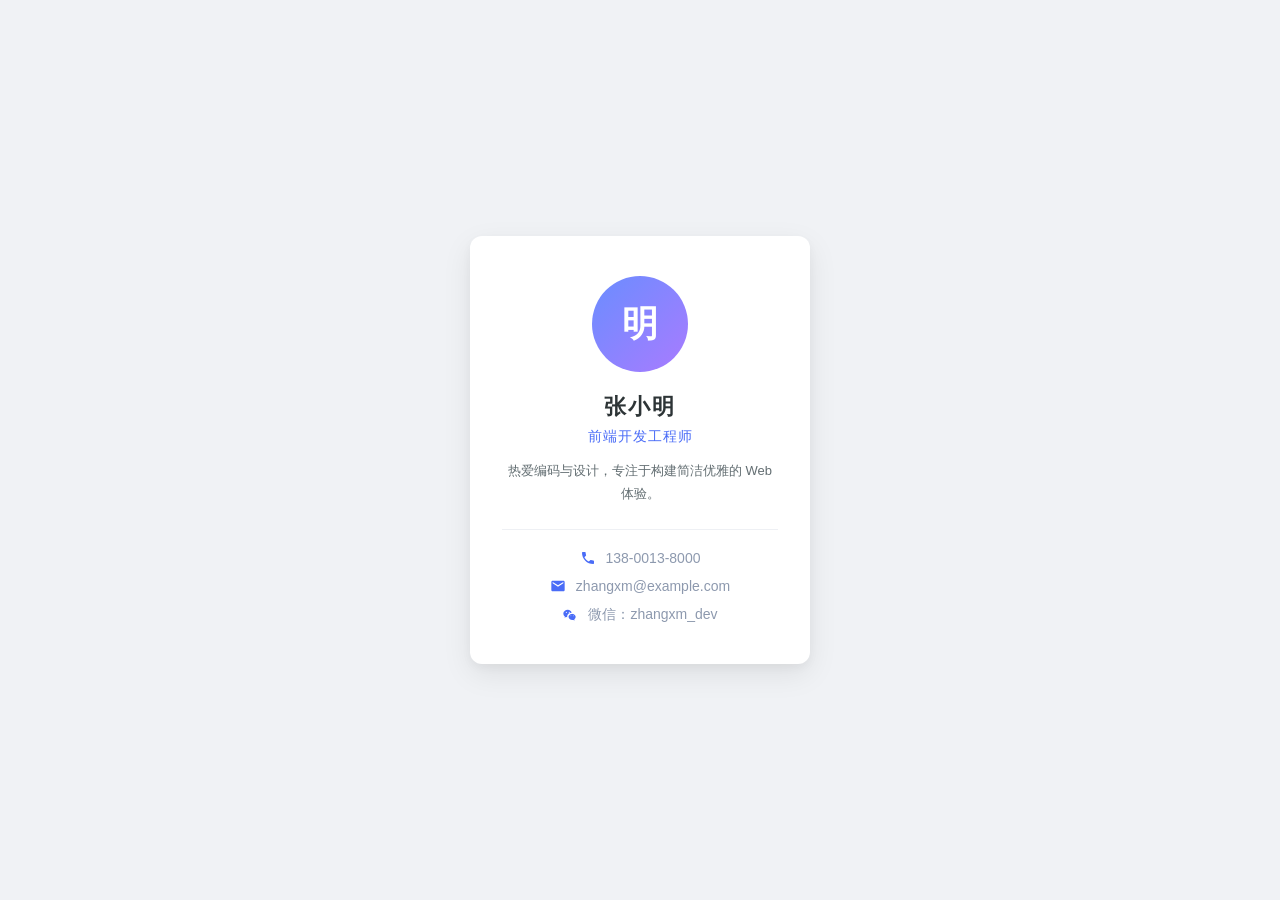
<file: index.html>
<!DOCTYPE html>
<!-- lang="zh-CN"：声明页面语言为简体中文，有利于浏览器渲染与搜索引擎识别 -->
<html lang="zh-CN">
<head>
    <!-- 声明文档字符编码为 UTF-8，保证中文正常显示 -->
    <meta charset="UTF-8">
    <!-- 响应式视口设置：让页面在手机等移动设备上也能正常缩放显示 -->
    <meta name="viewport" content="width=device-width, initial-scale=1.0">
    <!-- 网页标题：显示在浏览器标签页上 -->
    <title>个人名片 | 张小明</title>

    <!-- 引入外部样式表：HTML 结构与 CSS 样式分离书写 -->
    <link rel="stylesheet" href="style.css">
</head>
<body>

    <!-- 名片主体区域：整张卡片 -->
    <main class="card-wrap">
        <article class="card">

            <!-- ========== 头像区域 ========== -->
            <!-- 头像容器：通过 CSS 设置为圆形 -->
            <header class="card-header">
                <div class="avatar">明</div>
                <!-- 如需使用真实头像图片，可将上方 div 替换为：
                     <img class="avatar" src="avatar.jpg" alt="张小明的头像"> -->
            </header>

            <!-- ========== 个人信息区域 ========== -->
            <section class="card-info">
                <!-- 姓名 -->
                <h1 class="name">张小明</h1>
                <!-- 职位 -->
                <p class="job-title">前端开发工程师</p>
                <!-- 一句话简介（可选点缀，保持简约） -->
                <p class="intro">热爱编码与设计，专注于构建简洁优雅的 Web 体验。</p>
            </section>

            <!-- ========== 联系方式区域 ========== -->
            <ul class="contact-list">
                <!-- 电话 -->
                <li class="contact-item">
                    <span class="icon" aria-hidden="true">
                        <!-- 内联 SVG 小图标：电话 -->
                        <svg viewBox="0 0 24 24" width="16" height="16" fill="currentColor">
                            <path d="M6.6 10.8c1.4 2.8 3.8 5.1 6.6 6.6l2.2-2.2c.3-.3.7-.4 1-.2 1.1.4 2.3.6 3.6.6.6 0 1 .4 1 1V20c0 .6-.4 1-1 1C10.6 21 3 13.4 3 4c0-.6.4-1 1-1h3.5c.6 0 1 .4 1 1 0 1.2.2 2.4.6 3.6.1.3 0 .7-.2 1l-2.3 2.2z"/>
                        </svg>
                    </span>
                    <a href="tel:13800138000">138-0013-8000</a>
                </li>

                <!-- 邮箱 -->
                <li class="contact-item">
                    <span class="icon" aria-hidden="true">
                        <!-- 内联 SVG 小图标：邮件 -->
                        <svg viewBox="0 0 24 24" width="16" height="16" fill="currentColor">
                            <path d="M20 4H4c-1.1 0-2 .9-2 2v12c0 1.1.9 2 2 2h16c1.1 0 2-.9 2-2V6c0-1.1-.9-2-2-2zm0 4l-8 5-8-5V6l8 5 8-5v2z"/>
                        </svg>
                    </span>
                    <a href="mailto:zhangxm@example.com">zhangxm@example.com</a>
                </li>

                <!-- 微信 -->
                <li class="contact-item">
                    <span class="icon" aria-hidden="true">
                        <!-- 内联 SVG 小图标：微信 -->
                        <svg viewBox="0 0 24 24" width="16" height="16" fill="currentColor">
                            <path d="M8.7 4C4.9 4 2 6.6 2 9.8c0 1.8.9 3.4 2.4 4.5l-.6 1.9 2.2-1.1c.5.1 1 .2 1.5.2h.4c-.1-.4-.2-.8-.2-1.3 0-3 2.9-5.4 6.4-5.4h.4C13.9 6 11.6 4 8.7 4zM6.5 7.3c.4 0 .8.3.8.8s-.3.8-.8.8-.8-.4-.8-.8.4-.8.8-.8zm4.4 0c.4 0 .8.3.8.8s-.3.8-.8.8-.8-.4-.8-.8.3-.8.8-.8zM15.6 10c-3.2 0-5.8 2.1-5.8 4.8s2.6 4.8 5.8 4.8c.5 0 1-.1 1.4-.2l1.9.9-.5-1.6c1.3-.9 2.1-2.3 2.1-3.9 0-2.7-2.6-4.8-5.8-4.8h.9zm-2.2 2.6c.4 0 .7.3.7.7s-.3.7-.7.7-.7-.3-.7-.7.3-.7.7-.7zm3.6 0c.4 0 .7.3.7.7s-.3.7-.7.7-.7-.3-.7-.7.3-.7.7-.7z"/>
                        </svg>
                    </span>
                    <span class="text">微信：zhangxm_dev</span>
                </li>
            </ul>

        </article>
    </main>

</body>
</html>
</file>
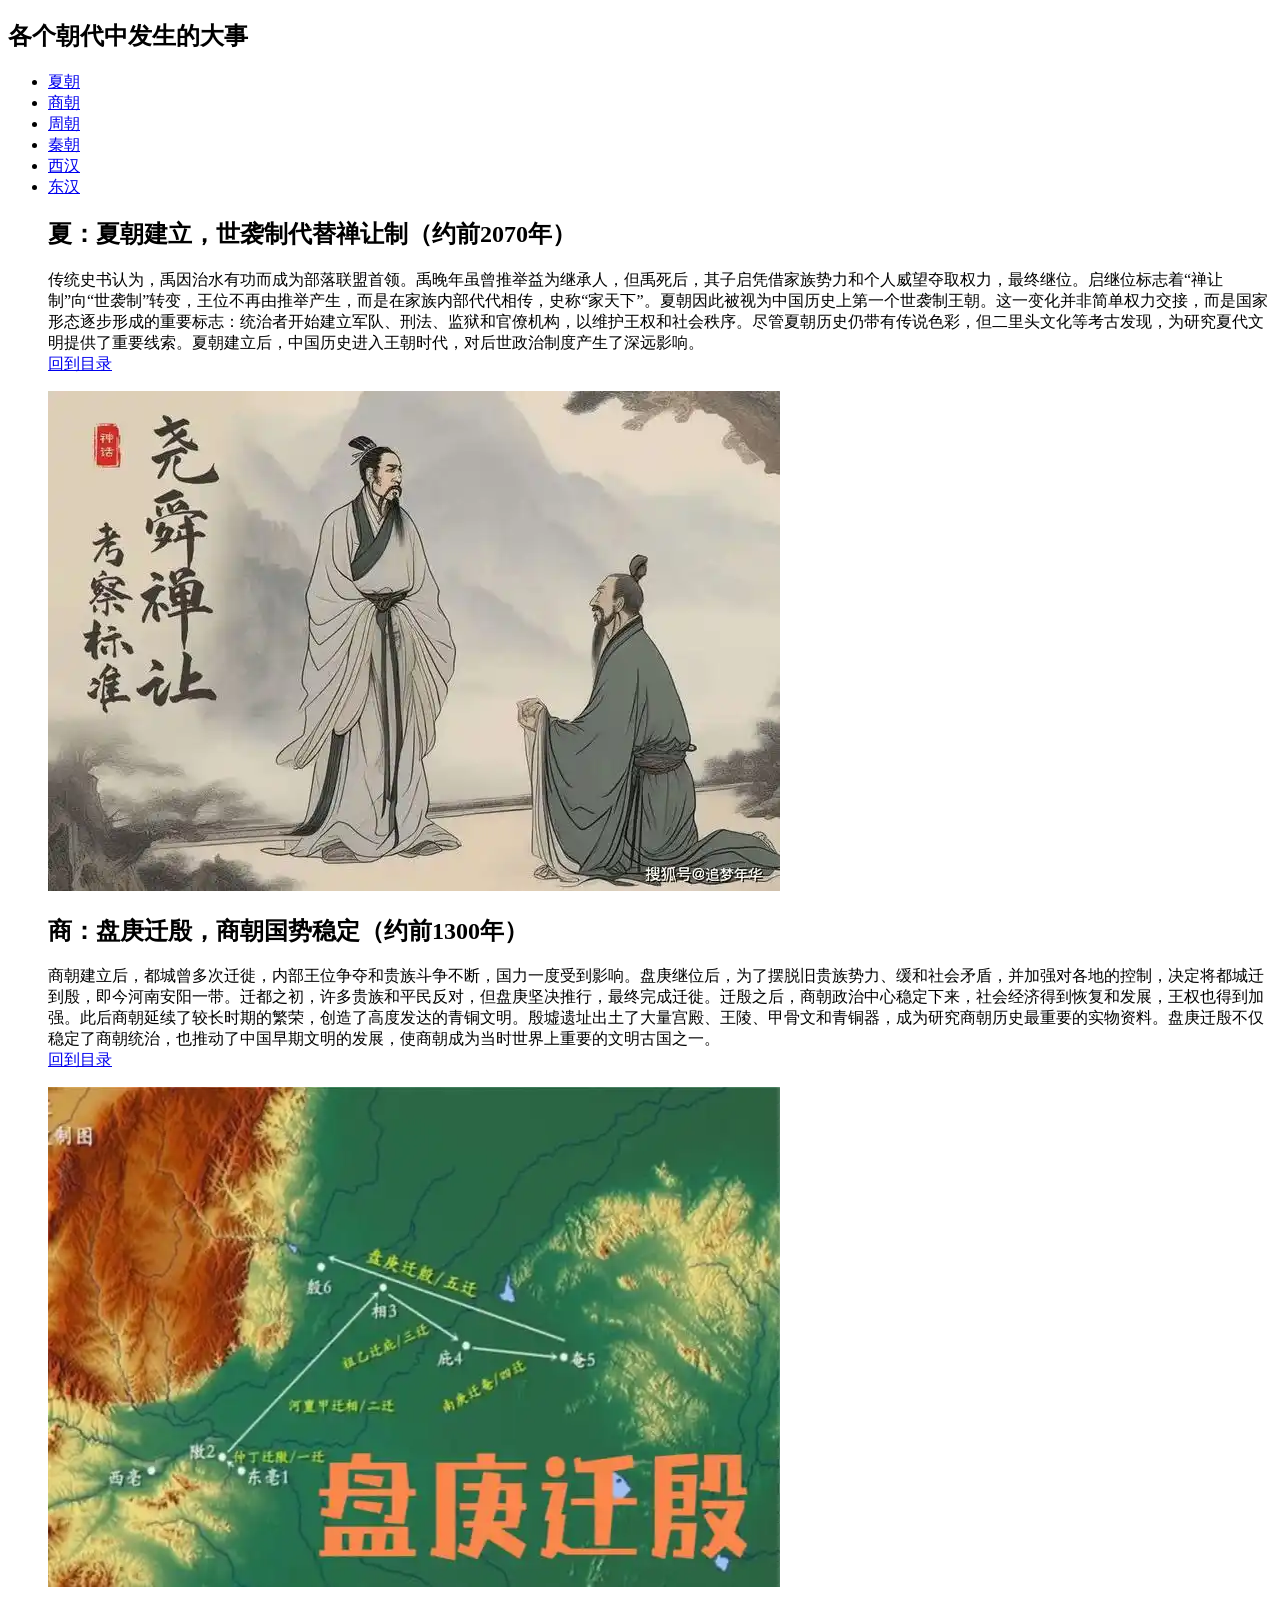
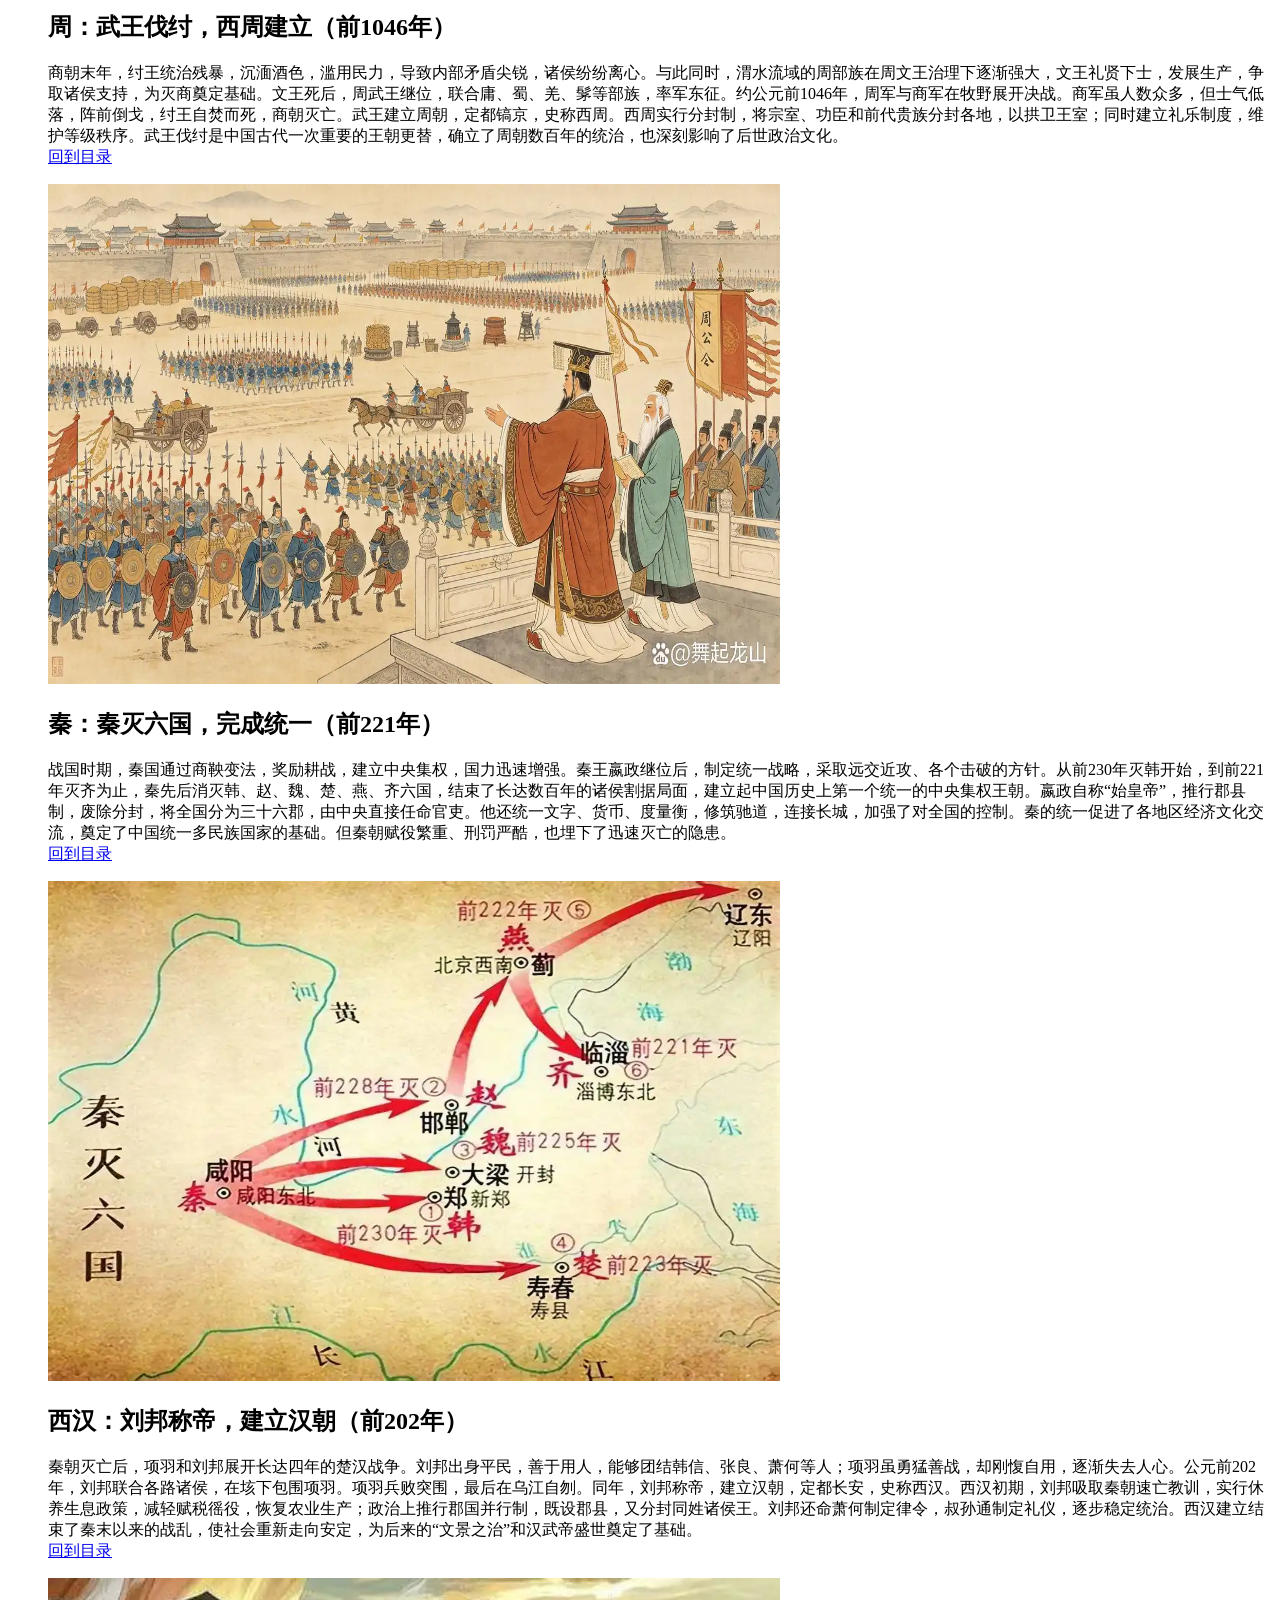
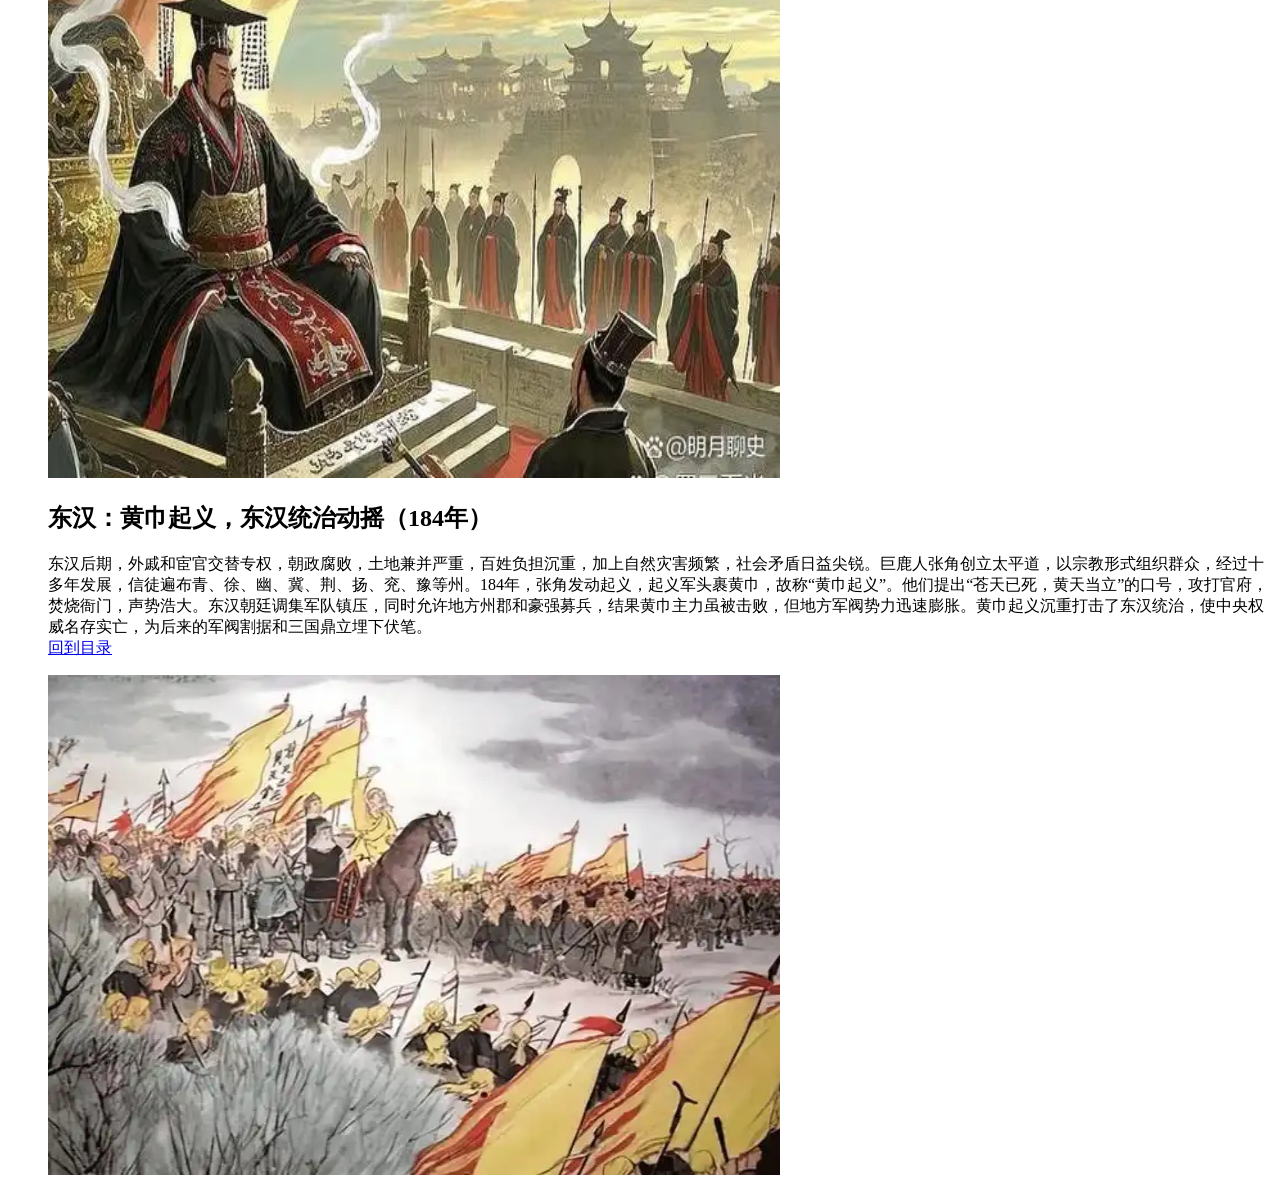
<file: a.html>
<!DOCTYPE html>
<html lang="en">

<head>
    <meta charset="UTF-8">
    <meta name="viewport" content="width=device-width, initial-scale=1.0">
    <title>超链接的应用</title>
</head>

<body>

    <!-- <a href="https://www.baidu.com">百度</a>
       <br>
       <a href="https://www.cdcas.edu.cn/xwgg/A8502index_35.htm">成都文理学院</a>
       <br>
        <a href="./game-ai.html">键盘游戏</a>
        <br>
        <a href="/test1.html">专业文本测试</a>
        <br>
        <a href="/index.html">个人简历</a> -->
        <h2><a name="top"></a>各个朝代中发生的大事</h2>
    <ul>
        <li><a href="#xia">夏朝</a></li>
        <li><a href="#shang">商朝</a></li>
        <li><a href="#zhou">周朝</a></li>
        <li><a href="#qin">秦朝</a></li>
        <li><a href="#xihan">西汉</a></li>
        <li><a href="#donghan">东汉</a></li>
        <h2><a name="xia"></a>夏：夏朝建立，世袭制代替禅让制（约前2070年）</h2>
        <p>
            传统史书认为，禹因治水有功而成为部落联盟首领。禹晚年虽曾推举益为继承人，但禹死后，其子启凭借家族势力和个人威望夺取权力，最终继位。启继位标志着“禅让制”向“世袭制”转变，王位不再由推举产生，而是在家族内部代代相传，史称“家天下”。夏朝因此被视为中国历史上第一个世袭制王朝。这一变化并非简单权力交接，而是国家形态逐步形成的重要标志：统治者开始建立军队、刑法、监狱和官僚机构，以维护王权和社会秩序。尽管夏朝历史仍带有传说色彩，但二里头文化等考古发现，为研究夏代文明提供了重要线索。夏朝建立后，中国历史进入王朝时代，对后世政治制度产生了深远影响。
        <br><a href="#top">回到目录</a></p>
        <img src="./img/xia.webp" alt="">

        <h2><a name="shang"></a>商：盘庚迁殷，商朝国势稳定（约前1300年）</h2>
        <p>
            商朝建立后，都城曾多次迁徙，内部王位争夺和贵族斗争不断，国力一度受到影响。盘庚继位后，为了摆脱旧贵族势力、缓和社会矛盾，并加强对各地的控制，决定将都城迁到殷，即今河南安阳一带。迁都之初，许多贵族和平民反对，但盘庚坚决推行，最终完成迁徙。迁殷之后，商朝政治中心稳定下来，社会经济得到恢复和发展，王权也得到加强。此后商朝延续了较长时期的繁荣，创造了高度发达的青铜文明。殷墟遗址出土了大量宫殿、王陵、甲骨文和青铜器，成为研究商朝历史最重要的实物资料。盘庚迁殷不仅稳定了商朝统治，也推动了中国早期文明的发展，使商朝成为当时世界上重要的文明古国之一。
        <br><a href="#top">回到目录</a></p>
        <img src="./img/shang.webp" alt="">
        <h2><a name="zhou"></a>周：武王伐纣，西周建立（前1046年）</h2>
        <p>
            商朝末年，纣王统治残暴，沉湎酒色，滥用民力，导致内部矛盾尖锐，诸侯纷纷离心。与此同时，渭水流域的周部族在周文王治理下逐渐强大，文王礼贤下士，发展生产，争取诸侯支持，为灭商奠定基础。文王死后，周武王继位，联合庸、蜀、羌、髳等部族，率军东征。约公元前1046年，周军与商军在牧野展开决战。商军虽人数众多，但士气低落，阵前倒戈，纣王自焚而死，商朝灭亡。武王建立周朝，定都镐京，史称西周。西周实行分封制，将宗室、功臣和前代贵族分封各地，以拱卫王室；同时建立礼乐制度，维护等级秩序。武王伐纣是中国古代一次重要的王朝更替，确立了周朝数百年的统治，也深刻影响了后世政治文化。
        <br><a href="#top">回到目录</a></p>
        <img src="./img/zhou.webp" alt="">
        <h2><a name="qin"></a>秦：秦灭六国，完成统一（前221年）</h2>
        <p>
            战国时期，秦国通过商鞅变法，奖励耕战，建立中央集权，国力迅速增强。秦王嬴政继位后，制定统一战略，采取远交近攻、各个击破的方针。从前230年灭韩开始，到前221年灭齐为止，秦先后消灭韩、赵、魏、楚、燕、齐六国，结束了长达数百年的诸侯割据局面，建立起中国历史上第一个统一的中央集权王朝。嬴政自称“始皇帝”，推行郡县制，废除分封，将全国分为三十六郡，由中央直接任命官吏。他还统一文字、货币、度量衡，修筑驰道，连接长城，加强了对全国的控制。秦的统一促进了各地区经济文化交流，奠定了中国统一多民族国家的基础。但秦朝赋役繁重、刑罚严酷，也埋下了迅速灭亡的隐患。
        <br><a href="#top">回到目录</a></p>
        <img src="./img/qin.webp" alt="">
        <h2><a name="xihan"></a>西汉：刘邦称帝，建立汉朝（前202年）</h2>
        <p>
            秦朝灭亡后，项羽和刘邦展开长达四年的楚汉战争。刘邦出身平民，善于用人，能够团结韩信、张良、萧何等人；项羽虽勇猛善战，却刚愎自用，逐渐失去人心。公元前202年，刘邦联合各路诸侯，在垓下包围项羽。项羽兵败突围，最后在乌江自刎。同年，刘邦称帝，建立汉朝，定都长安，史称西汉。西汉初期，刘邦吸取秦朝速亡教训，实行休养生息政策，减轻赋税徭役，恢复农业生产；政治上推行郡国并行制，既设郡县，又分封同姓诸侯王。刘邦还命萧何制定律令，叔孙通制定礼仪，逐步稳定统治。西汉建立结束了秦末以来的战乱，使社会重新走向安定，为后来的“文景之治”和汉武帝盛世奠定了基础。
        <br><a href="#top">回到目录</a></p>
        <img src="./img/xihan.webp" alt="">
        <h2><a name="donghan"></a>东汉：黄巾起义，东汉统治动摇（184年）</h2>
        <p>
            东汉后期，外戚和宦官交替专权，朝政腐败，土地兼并严重，百姓负担沉重，加上自然灾害频繁，社会矛盾日益尖锐。巨鹿人张角创立太平道，以宗教形式组织群众，经过十多年发展，信徒遍布青、徐、幽、冀、荆、扬、兖、豫等州。184年，张角发动起义，起义军头裹黄巾，故称“黄巾起义”。他们提出“苍天已死，黄天当立”的口号，攻打官府，焚烧衙门，声势浩大。东汉朝廷调集军队镇压，同时允许地方州郡和豪强募兵，结果黄巾主力虽被击败，但地方军阀势力迅速膨胀。黄巾起义沉重打击了东汉统治，使中央权威名存实亡，为后来的军阀割据和三国鼎立埋下伏笔。
        <br><a href="#top">回到目录</a></p>
        <img src="./img/donghan.webp" alt="">

    </ul>
</body>
<style>
    img{
        width: 732px;
        height: 500px;
    }
    /* a{
        text-align: center;
        font-size: 30px;
    }
    a:hover{
        color: #f30808;
        font-weight: bold;
    }
    a:visited{
        color: rgb(18, 249, 10);
    } */
</style>

</html>
</file>
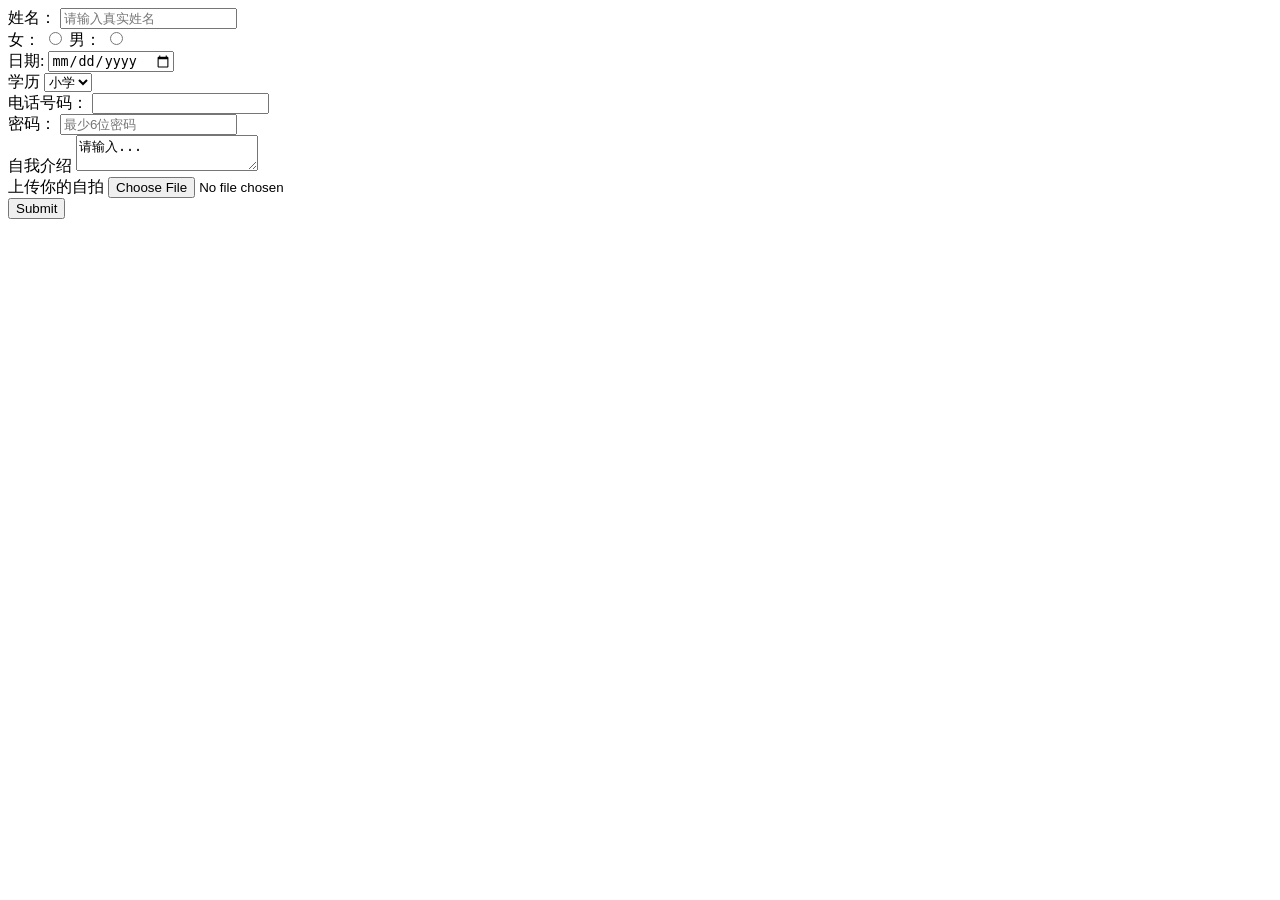
<file: biaodan.html>
<!DOCTYPE html>
<html lang="en">

<head>
    <meta charset="UTF-8">
    <meta name="viewport" content="width=device-width, initial-scale=1.0">
    <title>Document</title>
</head>

<body>
    <form action="">
        <label for="xingm">姓名：</label>
        <input type="text" name="xingm" placeholder="请输入真实姓名"><br>
        <label for="xingbie">女：</label>
        <input type="radio" name="xingbie" value="男">
        <label for="xingbie">男：</label>
        <input type="radio" name="xingbie" value="女"><br>
        <label for="">日期:</label>
        <input type="date"><br>
        <label for="">学历</label>
        <select name="" id="">
            <option value="1">小学</option>
            <option value="2">初中</option>
            <option value="3">高中</option>
            <option value="4">大学</option>
            <option value="5">硕士</option>
            <option value="6">博士</option>
        </select><br>
        <label for="">电话号码：</label>
<input type="text" pattern="1[3,5,8,9][0-9]{9}" id="phoneNum"><br>
<label for="">密码：</label>
<input type="password" placeholder="最少6位密码"><br>
<label for="">自我介绍</label>
<textarea name="自我介绍" id="">请输入...</textarea><br>
<label for="">上传你的自拍</label>
<input type="file"><br>
<input type="submit" onclick="getPhone()">
    </form>
</body>
<script>
    function getPhone(){
        const phone = document.getElementById("phoneNum").value.trim()
    
    console.log(phone)
    }
</script>
</html>
</file>
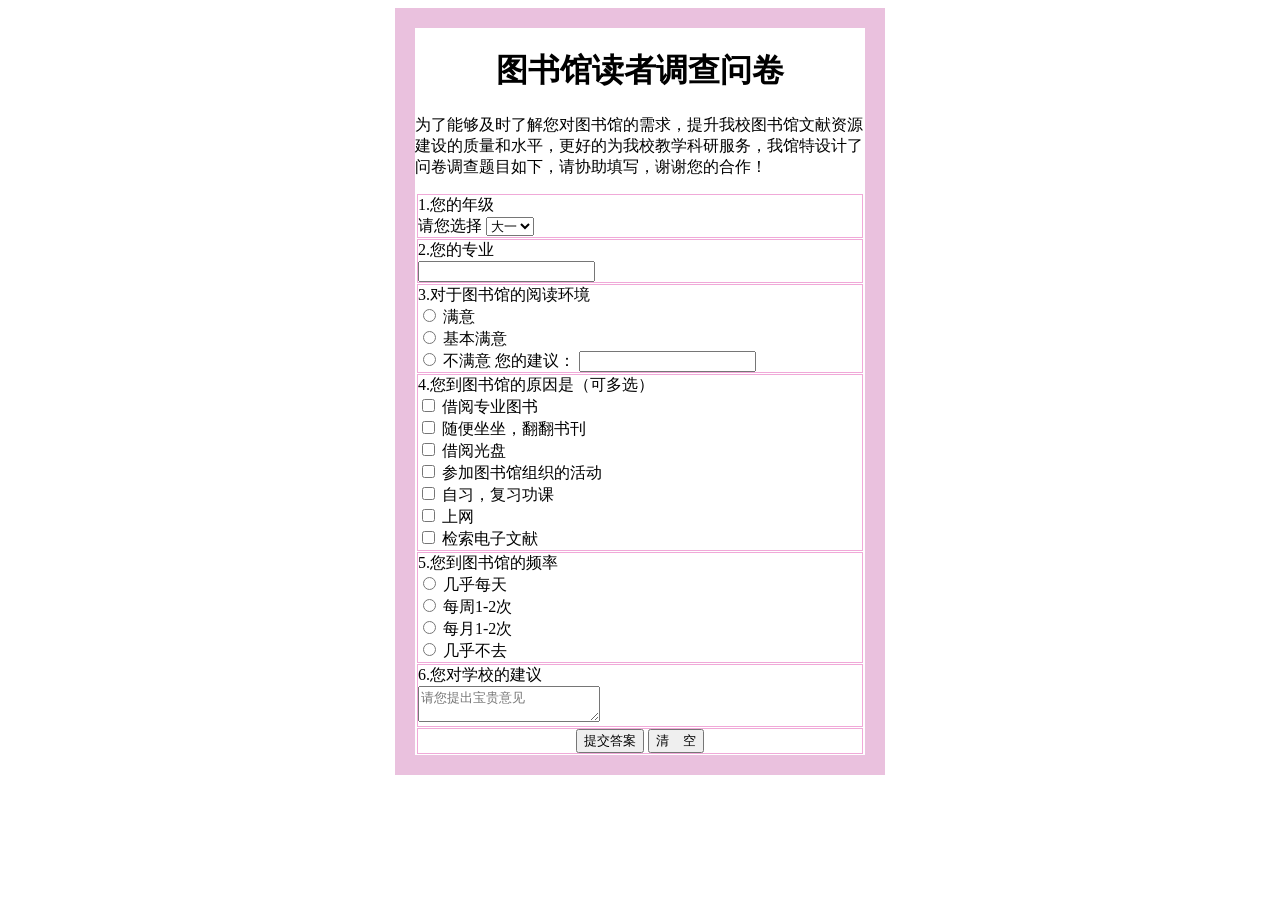
<file: checkTest.html>
<!DOCTYPE html>
<html lang="en">

<head>
    <meta charset="UTF-8">
    <meta name="viewport" content="width=device-width, initial-scale=1.0">
    <title>Document</title>
</head>
<style>
    .big {
        width: 450px;
        height: 90%;
        margin: 0 auto;
        border: rgb(234, 193, 222) 20px solid;

    }

    .small {
        border: 1px solid rgb(240, 169, 216);
        margin: 1px 2px;
    }

    ol {
        margin: 5px;
        border: rgb(235, 171, 218) 2px solid;
    }
</style>

<body>
    <div class="big">
        <h1 style="text-align: center;">图书馆读者调查问卷</h1>
        <p>为了能够及时了解您对图书馆的需求，提升我校图书馆文献资源建设的质量和水平，更好的为我校教学科研服务，我馆特设计了问卷调查题目如下，请协助填写，谢谢您的合作！
        </p>
        <form action="">
            <div class="small">
                <span>1.您的年级</span><br>
                <label for="">请您选择</label>
                <select name="" id="">
                    <option value="">大一</option>
                    <option value="">大二</option>
                    <option value="">大三</option>
                    <option value="">大四</option>
                </select>
            </div>
            <div class="small">
                <span>2.您的专业</span><br>
                <input type="text">
            </div>
            <div class="small">
                <span>3.对于图书馆的阅读环境</span><br>
                <input type="radio" name="1">
                <label for="">满意</label><br>
                <input type="radio" name="1">
                <label for="">基本满意</label><br>
                <input type="radio" name="1">
                <label for="">不满意</label>
                <label for="">您的建议：</label>
                <input type="text">
            </div>
            <div class="small">
                <span>4.您到图书馆的原因是（可多选）</span><br>
                <input type="checkbox">
                <label for="">借阅专业图书</label><br>
                <input type="checkbox">
                <label for="">随便坐坐，翻翻书刊</label><br>
                <input type="checkbox">
                <label for="">借阅光盘</label><br>
                <input type="checkbox">
                <label for="">参加图书馆组织的活动</label><br>
                <input type="checkbox">
                <label for="">自习，复习功课</label><br>
                <input type="checkbox">
                <label for="">上网</label><br>
                <input type="checkbox">
                <label for="">检索电子文献</label><br>
            </div>
            <div class="small">
                <span>5.您到图书馆的频率</span><br>
                <input type="radio" name="2">
                <label for="">几乎每天</label><br>
                <input type="radio" name="2">
                <label for="">每周1-2次</label><br>
                <input type="radio" name="2">
                <label for="">每月1-2次</label><br>
                <input type="radio" name="2">
                <label for="">几乎不去</label>
            </div>
            <div class="small">
                <span>6.您对学校的建议</span><br>
                <textarea name="" id="" placeholder="请您提出宝贵意见"></textarea>
            </div>
            <div class="small" style="text-align: center;">
                <input type="submit" value="提交答案">
                <input type="reset" value="清    空">
            </div>
        </form>
    </div>
</body>

</html>
</file>
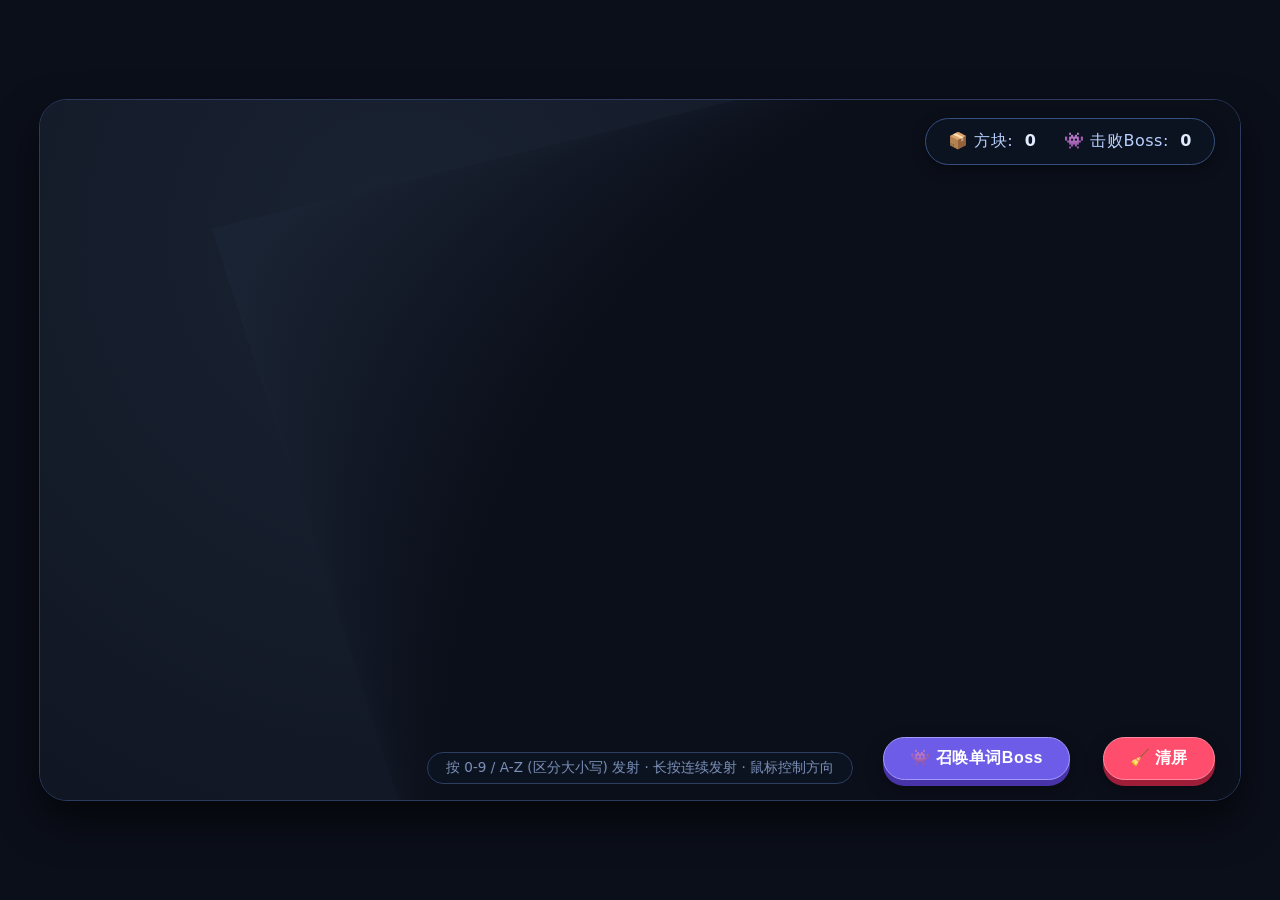
<file: game-ai.html>
<!DOCTYPE html>
<html lang="en">
<head>
    <meta charset="UTF-8">
    <meta name="viewport" content="width=device-width, initial-scale=1.0">
    <title>发射方块 · 单词Boss</title>
    <style>
        * { margin: 0; padding: 0; box-sizing: border-box; user-select: none; }
        body {
            background: #0b0f1a;
            min-height: 100vh;
            display: flex;
            justify-content: center;
            align-items: center;
            font-family: 'Segoe UI', Roboto, system-ui, sans-serif;
        }
        .game-container {
            position: relative;
            box-shadow: 0 20px 40px rgba(0, 0, 0, 0.6);
            border-radius: 28px;
            overflow: hidden;
            border: 1px solid #2a3b5e;
        }
        canvas {
            display: block;
            width: 1200px;
            height: 700px;
            background: radial-gradient(circle at 30% 20%, #1a2333, #0b0f1a);
            cursor: crosshair;
        }
        .info-panel {
            position: absolute;
            top: 18px;
            right: 25px;
            color: #b9d0ff;
            background: rgba(12, 20, 35, 0.75);
            backdrop-filter: blur(4px);
            padding: 12px 22px;
            border-radius: 60px;
            border: 1px solid #36507e;
            font-weight: 500;
            font-size: 1rem;
            letter-spacing: 0.5px;
            display: flex;
            gap: 28px;
            pointer-events: none;
            box-shadow: 0 4px 14px rgba(0, 0, 0, 0.4);
        }
        .info-panel span { color: #e1ecff; font-weight: 700; margin-left: 6px; }
        .hint {
            position: absolute;
            bottom: 16px;
            left: 50%;
            transform: translateX(-50%);
            color: #7d92bb;
            font-size: 0.85rem;
            background: #0d1422cc;
            padding: 6px 18px;
            border-radius: 40px;
            backdrop-filter: blur(2px);
            border: 1px solid #2c3f60;
            pointer-events: none;
            white-space: nowrap;
        }
        .clear-btn, .boss-btn {
            position: absolute;
            bottom: 20px;
            border: none;
            color: white;
            font-weight: 700;
            font-size: 1rem;
            padding: 10px 26px;
            border-radius: 50px;
            cursor: pointer;
            letter-spacing: 0.5px;
            z-index: 10;
            transition: transform 0.1s, box-shadow 0.1s;
        }
        .clear-btn {
            right: 25px;
            background: #ff4d6d;
            box-shadow: 0 6px 0 #9e1e3a, 0 8px 18px rgba(0, 0, 0, 0.4);
            border: 1px solid #ff8aa0;
        }
        .clear-btn:active {
            transform: translateY(4px);
            box-shadow: 0 2px 0 #9e1e3a, 0 6px 14px rgba(0, 0, 0, 0.4);
        }
        .clear-btn:hover { background: #ff617d; }
        .boss-btn {
            right: 170px;
            background: #6c5ce7;
            box-shadow: 0 6px 0 #4834a8, 0 8px 18px rgba(0, 0, 0, 0.4);
            border: 1px solid #a29bfe;
        }
        .boss-btn:active {
            transform: translateY(4px);
            box-shadow: 0 2px 0 #4834a8, 0 6px 14px rgba(0, 0, 0, 0.4);
        }
        .boss-btn:hover { background: #7d6ff0; }
        .boss-btn.active {
            background: #ff4d6d;
            box-shadow: 0 6px 0 #9e1e3a, 0 8px 18px rgba(0, 0, 0, 0.4);
            border: 1px solid #ff8aa0;
        }
        .boss-btn.active:hover { background: #ff617d; }
    </style>
</head>
<body>
<div class="game-container">
    <canvas id="gameCanvas" width="1200" height="700"></canvas>
    <div class="info-panel">
        <div>📦 方块: <span id="blockCount">0</span></div>
        <div>👾 击败Boss: <span id="bossCount">0</span></div>
    </div>
    <div class="hint">按 0-9 / A-Z (区分大小写) 发射 · 长按连续发射 · 鼠标控制方向</div>
    <button class="boss-btn" id="bossBtn">👾 召唤单词Boss</button>
    <button class="clear-btn" id="clearBtn">🧹 清屏</button>
</div>

<script>
    (function() {
        const canvas = document.getElementById('gameCanvas');
        const ctx = canvas.getContext('2d');
        const blockCountSpan = document.getElementById('blockCount');
        const bossCountSpan = document.getElementById('bossCount');
        const clearBtn = document.getElementById('clearBtn');
        const bossBtn = document.getElementById('bossBtn');

        const CW = 1200, CH = 700;
        const LAUNCH_X = 6;
        const LAUNCH_Y = CH / 2;

        // ========== 物理参数 ==========
        const GRAVITY = 0.45;
        const AIR_DAMP = 0.995;
        const GROUND_FRICTION = 0.92;
        const BLOCK_FRICTION = 0.85;
        const RESTITUTION_GROUND = 0.45;
        const RESTITUTION_BLOCK = 0.30;
        const RESTITUTION_SIDE = 0.20;
        const MAX_SPEED = 28;
        const MAX_LAUNCH_SPEED = 26.0;
        const MIN_HORIZONTAL_RATIO = 0.55;
        const LEFT_ZONE = 150;
        const POSITION_CORRECTION = 1.0;
        const SLOP = 0.1;

        const BLOCK_W = 42, BLOCK_H = 42;
        const BLOCK_MASS = 1.0;

        // 支撑检测参数
        const SUPPORT_THRESHOLD = 0.5;
        const SUPPORT_GRAVITY = 0.6;
        const SLIDE_FORCE = 0.35;

        // ========== 单词Boss参数 ==========
        const BOSS_W = 240;
        const BOSS_H = 100;
        const BOSS_Y = CH / 2;
        const BOSS_START_X = CW + BOSS_W / 2 + 10;
        const BOSS_SLIDE_SPEED = MAX_LAUNCH_SPEED / 50;

        const WORD_POOL = [
            'CAT', 'DOG', 'SUN', 'SKY', 'CAR', 'BUS', 'MAP', 'KEY',
            'CODE', 'GAME', 'FIRE', 'MOON', 'STAR', 'WIND', 'RAIN',
            'CLOUD', 'LIGHT', 'MUSIC', 'WORLD', 'SPACE', 'POWER',
            'DREAM', 'HAPPY', 'MAGIC', 'TIGER', 'RIVER', 'OCEAN',
            'ROBOT', 'PIANO', 'GREEN', 'SWEET', 'BERRY', 'CLOCK'
        ];

        // ========== 全局状态 ==========
        let blocks = [];
        let mouseX = CW * 0.9;
        let mouseY = CH * 0.4;
        let removingMode = false;
        let removeLeft = 0;
        let removeFrameCounter = 0;

        // 空闲自动消除
        const IDLE_THRESHOLD_FRAMES = 180;
        let idleFrames = 0;
        let idleClearing = false;
        let idleClearCooldown = 0;

        // 长按判定
        const HOLD_THRESHOLD = 15;
        const REPEAT_DELAY = 6;
        const heldKeys = new Map();

        // Boss
        let boss = null;
        let bossMode = false;
        let bossDefeatedCount = 0;

        // 鲜艳颜色池（50 色）
        const COLORS = [
            '#FF2E63', '#FF6B6B', '#FF9F1C', '#FFD93D', '#F9F871',
            '#4ECDC4', '#1EFFBC', '#2AF598', '#00E676', '#A8FF78',
            '#6C5CE7', '#A66CFF', '#D65DB1', '#FF6F91', '#FF9671',
            '#3B82F6', '#00B4D8', '#48CAE4', '#90E0EF', '#ADE8F4',
            '#F72585', '#B5179E', '#7209B7', '#560BAD', '#480CA8',
            '#FF4D6D', '#FF758F', '#FF8FA3', '#FFB3C1', '#FFCCD5',
            '#06D6A0', '#118AB2', '#073B4C', '#EF476F', '#FFD166',
            '#FB5607', '#FFBE0B', '#FF006E', '#8338EC', '#3A86FF',
            '#FF5A5F', '#FF8C42', '#FFB703', '#8AC926', '#1982C4',
            '#E63946', '#F1FAEE', '#A8DADC', '#457B9D', '#1D3557'
        ];

        // 根据字符获取固定颜色（相同字符 → 相同颜色）
        function getColorForChar(char) {
            const code = char.charCodeAt(0);
            const index = (code * 31 + 17) % COLORS.length;
            return COLORS[index];
        }

        const charColorCache = new Map();
        function getCachedColor(char) {
            if (!charColorCache.has(char)) {
                charColorCache.set(char, getColorForChar(char));
            }
            return charColorCache.get(char);
        }

        function updateCounter() {
            blockCountSpan.textContent = blocks.length;
        }

        function updateBossCounter() {
            bossCountSpan.textContent = bossDefeatedCount;
        }

        canvas.addEventListener('mousemove', (e) => {
            const rect = canvas.getBoundingClientRect();
            const scaleX = canvas.width / rect.width;
            const scaleY = canvas.height / rect.height;
            mouseX = Math.min(CW, Math.max(0, (e.clientX - rect.left) * scaleX));
            mouseY = Math.min(CH, Math.max(0, (e.clientY - rect.top) * scaleY));
        });

        // ---------- 发射方块 ----------
        function launchBlock(char) {
            if (!char || char.length !== 1) return;

            idleFrames = 0;
            idleClearing = false;
            idleClearCooldown = 0;

            let dx = mouseX - LAUNCH_X;
            let dy = mouseY - LAUNCH_Y;
            if (Math.abs(dx) < 0.001 && Math.abs(dy) < 0.001) { dx = 1; dy = 0; }

            const len = Math.hypot(dx, dy);
            let dirX = dx / len;
            let dirY = dy / len;

            if (Math.abs(dirX) < MIN_HORIZONTAL_RATIO) {
                const signX = dirX >= 0 ? 1 : -1;
                dirX = signX * MIN_HORIZONTAL_RATIO;
                const newLen = Math.hypot(dirX, dirY);
                dirX /= newLen;
                dirY /= newLen;
            }

            const speed = MAX_LAUNCH_SPEED;
            const vx = dirX * speed;
            const vy = dirY * speed;
            const color = getCachedColor(char);

            blocks.push({
                char, x: LAUNCH_X, y: LAUNCH_Y,
                vx, vy, w: BLOCK_W, h: BLOCK_H,
                color: color, mass: BLOCK_MASS, bounceCount: 0
            });

            if (!removingMode && blocks.length >= 200) {
                removingMode = true;
                removeLeft = 200;
                removeFrameCounter = 0;
            }

            updateCounter();
        }

        // ---------- 键盘事件 ----------
        window.addEventListener('keydown', (e) => {
            const key = e.key;
            if (/^[0-9a-zA-Z]$/.test(key)) {
                e.preventDefault();
                if (!heldKeys.has(key)) {
                    heldKeys.set(key, {
                        char: key,
                        holdFrames: 0,
                        isLongPress: false,
                        cooldown: 0
                    });
                }
            }
            if (e.key.startsWith('Arrow') || e.key === ' ') e.preventDefault();
        }, { passive: false });

        window.addEventListener('keyup', (e) => {
            const key = e.key;
            if (/^[0-9a-zA-Z]$/.test(key)) {
                const state = heldKeys.get(key);
                if (state && !state.isLongPress) {
                    launchBlock(key);
                }
                heldKeys.delete(key);
            }
        });

        window.addEventListener('blur', () => heldKeys.clear());

        function updateAutoFire() {
            if (heldKeys.size === 0) return;
            heldKeys.forEach((state) => {
                if (!state.isLongPress) {
                    state.holdFrames++;
                    if (state.holdFrames >= HOLD_THRESHOLD) {
                        state.isLongPress = true;
                        state.cooldown = 0;
                        launchBlock(state.char);
                    }
                } else {
                    state.cooldown++;
                    if (state.cooldown >= REPEAT_DELAY) {
                        state.cooldown = 0;
                        launchBlock(state.char);
                    }
                }
            });
        }

        // ---------- 清屏 ----------
        clearBtn.addEventListener('click', () => {
            blocks = [];
            removingMode = false;
            removeLeft = 0;
            removeFrameCounter = 0;
            idleFrames = 0;
            idleClearing = false;
            idleClearCooldown = 0;
            updateCounter();
        });

        // ---------- Boss ----------
        function createBoss() {
            const word = WORD_POOL[Math.floor(Math.random() * WORD_POOL.length)];
            return {
                word: word,
                hitStatus: new Array(word.length).fill(false),
                x: BOSS_START_X,
                y: BOSS_Y,
                w: BOSS_W,
                h: BOSS_H,
                slidingIn: true,
                color: '#555555'
            };
        }

        bossBtn.addEventListener('click', () => {
            if (!bossMode) {
                // ★ 召唤 Boss 时清空场景中的方块
                blocks = [];
                removingMode = false;
                removeLeft = 0;
                removeFrameCounter = 0;
                idleFrames = 0;
                idleClearing = false;
                idleClearCooldown = 0;
                updateCounter();

                bossMode = true;
                boss = createBoss();
                bossBtn.textContent = '👾 关闭Boss模式';
                bossBtn.classList.add('active');
            } else {
                bossMode = false;
                boss = null;
                bossBtn.textContent = '👾 召唤单词Boss';
                bossBtn.classList.remove('active');
            }
        });

        function updateBoss() {
            if (!boss) return;
            boss.x -= BOSS_SLIDE_SPEED;
            if (boss.slidingIn && boss.x + boss.w / 2 < CW) {
                boss.slidingIn = false;
            }
            if (boss.x + boss.w / 2 < 0) {
                boss = createBoss();
            }
        }

        function checkBossCollision() {
            if (!boss) return;
            if (boss.x - boss.w / 2 > CW) return;

            for (let i = blocks.length - 1; i >= 0; i--) {
                const b = blocks[i];
                const dx = Math.abs(b.x - boss.x);
                const dy = Math.abs(b.y - boss.y);

                if (dx < (b.w + boss.w) / 2 && dy < (b.h + boss.h) / 2) {
                    const hitChar = b.char.toUpperCase();
                    let matched = false;

                    for (let k = 0; k < boss.word.length; k++) {
                        if (!boss.hitStatus[k] && boss.word[k] === hitChar) {
                            boss.hitStatus[k] = true;
                            matched = true;
                            blocks.splice(i, 1);
                            updateCounter();
                            break;
                        }
                    }

                    if (!matched) {
                        const overlapX = (b.w + boss.w) / 2 - dx;
                        const overlapY = (b.h + boss.h) / 2 - dy;
                        if (overlapX < overlapY) {
                            const sign = b.x > boss.x ? 1 : -1;
                            b.x += sign * overlapX;
                            b.vx = Math.abs(b.vx) * 0.5 * sign;
                        } else {
                            const sign = b.y > boss.y ? 1 : -1;
                            b.y += sign * overlapY;
                            b.vy = Math.abs(b.vy) * 0.5 * sign;
                        }
                    }
                }
            }

            if (boss && boss.hitStatus.every(v => v === true)) {
                bossDefeatedCount++;
                updateBossCounter();
                boss = createBoss();
            }
        }

        // ---------- 碰撞冲量 ----------
        function resolveCollisionImpulse(a, b, nx, ny) {
            const rvx = b.vx - a.vx;
            const rvy = b.vy - a.vy;
            const velAlongNormal = rvx * nx + rvy * ny;
            if (velAlongNormal > 0) return;

            const e = RESTITUTION_BLOCK * Math.pow(0.85, a.bounceCount + b.bounceCount);
            const invMassA = 1 / a.mass;
            const invMassB = 1 / b.mass;
            const j = -(1 + e) * velAlongNormal / (invMassA + invMassB);

            const impulseX = j * nx;
            const impulseY = j * ny;

            a.vx -= impulseX * invMassA;
            a.vy -= impulseY * invMassA;
            b.vx += impulseX * invMassB;
            b.vy += impulseY * invMassB;

            const rvx2 = b.vx - a.vx;
            const rvy2 = b.vy - a.vy;
            const tx = rvx2 - (rvx2 * nx + rvy2 * ny) * nx;
            const ty = rvy2 - (rvx2 * nx + rvy2 * ny) * ny;
            const tLen = Math.hypot(tx, ty);

            if (tLen > 0.001) {
                const tnx = tx / tLen;
                const tny = ty / tLen;
                let jt = -(rvx2 * tnx + rvy2 * tny) / (invMassA + invMassB);
                const maxFriction = BLOCK_FRICTION * Math.abs(j);
                jt = Math.max(-maxFriction, Math.min(maxFriction, jt));
                a.vx -= jt * tnx * invMassA;
                a.vy -= jt * tny * invMassA;
                b.vx += jt * tnx * invMassB;
                b.vy += jt * tny * invMassB;
            }

            a.bounceCount++;
            b.bounceCount++;
        }

        // ---------- 支撑检测 ----------
        function getSupportInfo(block) {
            const bottom = block.y + block.h / 2;
            const left = block.x - block.w / 2;
            const right = block.x + block.w / 2;
            const sampleStep = 3;

            const samples = [];
            for (let sx = left; sx <= right; sx += sampleStep) {
                samples.push(sx);
            }

            let supportedCount = 0;
            let supportedXSum = 0;

            for (const sx of samples) {
                let hasSupport = false;

                if (bottom >= CH - 0.5) {
                    hasSupport = true;
                }

                if (!hasSupport) {
                    for (const other of blocks) {
                        if (other === block) continue;
                        const otherTop = other.y - other.h / 2;
                        const otherLeft = other.x - other.w / 2;
                        const otherRight = other.x + other.w / 2;

                        if (sx >= otherLeft && sx <= otherRight) {
                            const gap = otherTop - bottom;
                            if (gap >= -2 && gap <= 3) {
                                hasSupport = true;
                                break;
                            }
                        }
                    }
                }

                if (hasSupport) {
                    supportedCount++;
                    supportedXSum += sx;
                }
            }

            const totalSamples = samples.length;
            const totalSupport = totalSamples > 0 ? supportedCount / totalSamples : 0;
            const supportCenterX = supportedCount > 0 ? supportedXSum / supportedCount : block.x;

            return { totalSupport, supportCenterX, supportedCount, totalSamples };
        }

        // ---------- 物理更新 ----------
        function updatePhysics() {
            for (let b of blocks) {
                b.vy += GRAVITY;
                b.vx *= AIR_DAMP;
                b.vy *= AIR_DAMP;

                if (b.x < LEFT_ZONE && b.vx < 0) b.vx *= 0.82;

                const sp = Math.hypot(b.vx, b.vy);
                if (sp > MAX_SPEED) {
                    b.vx = (b.vx / sp) * MAX_SPEED;
                    b.vy = (b.vy / sp) * MAX_SPEED;
                }

                b.x += b.vx;
                b.y += b.vy;

                if (b.x - b.w / 2 < 0) { b.x = b.w / 2; b.vx = Math.abs(b.vx) * 0.1; }
                if (b.x + b.w / 2 > CW) { b.x = CW - b.w / 2; b.vx = -b.vx * RESTITUTION_SIDE; b.vy *= 0.9; }
                if (b.y - b.h / 2 < 0) { b.y = b.h / 2; b.vy = -b.vy * RESTITUTION_SIDE; b.vx *= 0.9; }
                if (b.y + b.h / 2 > CH) {
                    b.y = CH - b.h / 2;
                    b.vy = -b.vy * RESTITUTION_GROUND;
                    b.vx *= GROUND_FRICTION;
                    if (Math.abs(b.vy) < 0.25) b.vy = 0;
                    if (Math.abs(b.vx) < 0.1) b.vx = 0;
                }
            }

            const iterations = 8;
            for (let iter = 0; iter < iterations; iter++) {
                for (let i = 0; i < blocks.length; i++) {
                    for (let j = i + 1; j < blocks.length; j++) {
                        const a = blocks[i], b = blocks[j];
                        const dx = b.x - a.x, dy = b.y - a.y;
                        const halfW = (a.w + b.w) / 2, halfH = (a.h + b.h) / 2;
                        const overlapX = halfW - Math.abs(dx);
                        const overlapY = halfH - Math.abs(dy);

                        const NEAR_THRESHOLD = 4;
                        if (overlapX > -NEAR_THRESHOLD && overlapY > -NEAR_THRESHOLD &&
                            overlapX < 0 && overlapY < 0) {
                            const distX = Math.abs(dx) - halfW;
                            const distY = Math.abs(dy) - halfH;
                            if (distX < NEAR_THRESHOLD && distY < NEAR_THRESHOLD) {
                                const dist = Math.hypot(dx, dy);
                                if (dist > 0.01) {
                                    const pullX = (dx / dist) * 0.08;
                                    const pullY = (dy / dist) * 0.08;
                                    a.x += pullX;
                                    a.y += pullY;
                                    b.x -= pullX;
                                    b.y -= pullY;
                                }
                            }
                        }

                        if (overlapX > 0 && overlapY > 0) {
                            let nx = 0, ny = 0, overlap;

                            if (overlapY < overlapX * 1.6) {
                                ny = dy > 0 ? 1 : -1;
                                overlap = overlapY;
                            } else {
                                nx = dx > 0 ? 1 : -1;
                                overlap = overlapX;
                            }

                            const totalInvMass = 1 / a.mass + 1 / b.mass;
                            const correctionMag = Math.max(overlap - SLOP, 0) * POSITION_CORRECTION;
                            const corrA = correctionMag * (1 / a.mass) / totalInvMass;
                            const corrB = correctionMag * (1 / b.mass) / totalInvMass;

                            a.x -= nx * corrA;
                            a.y -= ny * corrA;
                            b.x += nx * corrB;
                            b.y += ny * corrB;

                            resolveCollisionImpulse(a, b, nx, ny);
                        }
                    }
                }
            }

            for (let b of blocks) {
                const speed = Math.hypot(b.vx, b.vy);
                if (speed > 3.0) continue;

                const support = getSupportInfo(b);

                if (support.totalSupport < SUPPORT_THRESHOLD) {
                    const missingRatio = 1 - support.totalSupport;
                    b.vy += GRAVITY * SUPPORT_GRAVITY * missingRatio;

                    if (support.supportedCount > 0) {
                        const dx = support.supportCenterX - b.x;
                        const slideDir = Math.sign(dx);
                        const slideMag = Math.min(Math.abs(dx) * 0.02, SLIDE_FORCE);
                        b.vx += slideDir * slideMag;
                    }
                } else {
                    if (Math.abs(b.vy) < 0.3) b.vy = 0;
                    b.vx *= 0.95;
                }
            }

            for (let b of blocks) {
                if (b.x - b.w / 2 < 0) { b.x = b.w / 2; if (b.vx < 0) b.vx = Math.abs(b.vx) * 0.1; }
                if (b.x + b.w / 2 > CW) { b.x = CW - b.w / 2; if (b.vx > 0) b.vx = -b.vx * RESTITUTION_SIDE; }
                if (b.y - b.h / 2 < 0) { b.y = b.h / 2; if (b.vy < 0) b.vy = -b.vy * RESTITUTION_SIDE; }
                if (b.y + b.h / 2 > CH) {
                    b.y = CH - b.h / 2;
                    if (b.vy > 0) {
                        b.vy = -b.vy * RESTITUTION_GROUND;
                        b.vx *= GROUND_FRICTION;
                        if (Math.abs(b.vy) < 0.25) b.vy = 0;
                    }
                }
            }

            for (let b of blocks) {
                if (Math.abs(b.vx) < 0.03) b.vx = 0;
                if (Math.abs(b.vy) < 0.03) b.vy = 0;
            }
        }

        function processRemoval() {
            if (!removingMode) return;
            removeFrameCounter++;
            if (removeFrameCounter % 2 !== 0) return;
            if (removeLeft <= 0 || blocks.length === 0) {
                removingMode = false;
                removeLeft = 0;
                updateCounter();
                return;
            }
            blocks.shift();
            removeLeft--;
            if (blocks.length === 0) {
                removingMode = false;
                removeLeft = 0;
            }
            updateCounter();
        }

        function processIdleClear() {
            if (heldKeys.size > 0) {
                idleFrames = 0;
                idleClearing = false;
                return;
            }

            if (removingMode) {
                idleFrames = 0;
                idleClearing = false;
                return;
            }

            if (!idleClearing) {
                idleFrames++;

                if (idleFrames >= IDLE_THRESHOLD_FRAMES && blocks.length > 0) {
                    idleClearing = true;
                    idleClearCooldown = 0;
                }
            } else {
                if (blocks.length === 0) {
                    idleClearing = false;
                    return;
                }

                idleClearCooldown++;
                if (idleClearCooldown % 2 === 0) {
                    blocks.shift();
                    updateCounter();
                }
            }
        }

        // ---------- 绘制 ----------
        function draw() {
            ctx.clearRect(0, 0, CW, CH);
            const grad = ctx.createRadialGradient(300, 200, 100, CW, CH, 800);
            grad.addColorStop(0, '#1a2333');
            grad.addColorStop(1, '#0b0f1a');
            ctx.fillStyle = grad;
            ctx.fillRect(0, 0, CW, CH);

            if (boss) drawBoss();

            for (let b of blocks) {
                const x = b.x - b.w / 2, y = b.y - b.h / 2;
                ctx.shadowColor = 'rgba(0, 0, 0, 0.6)';
                ctx.shadowBlur = 12;
                ctx.shadowOffsetY = 4;
                ctx.fillStyle = b.color;
                ctx.beginPath();
                ctx.roundRect(x, y, b.w, b.h, 8);
                ctx.fill();
                ctx.shadowBlur = 0;
                ctx.shadowOffsetY = 0;
                ctx.strokeStyle = 'rgba(255, 255, 255, 0.4)';
                ctx.lineWidth = 2;
                ctx.stroke();
                ctx.font = 'bold 24px "Segoe UI", "Roboto", system-ui, sans-serif';
                ctx.textAlign = 'center';
                ctx.textBaseline = 'middle';
                ctx.fillStyle = '#0b0f1a';
                ctx.shadowColor = 'rgba(255, 255, 255, 0.5)';
                ctx.shadowBlur = 6;
                ctx.fillText(b.char, b.x, b.y - 1);
                ctx.shadowBlur = 0;
            }
            ctx.shadowColor = 'transparent';
            ctx.shadowBlur = 0;
            ctx.shadowOffsetY = 0;

            if (bossMode && boss && boss.slidingIn) {
                ctx.font = 'bold 24px "Segoe UI", sans-serif';
                ctx.textAlign = 'center';
                ctx.fillStyle = '#a29bfe';
                ctx.shadowColor = '#6c5ce7';
                ctx.shadowBlur = 20;
                ctx.fillText('⚡ BOSS 出现中 ⚡', CW / 2, 80);
                ctx.shadowBlur = 0;
            }

            if (idleClearing && blocks.length > 0) {
                ctx.font = 'bold 20px "Segoe UI", sans-serif';
                ctx.textAlign = 'center';
                ctx.fillStyle = '#ffb86b';
                ctx.shadowColor = '#ff9f1c';
                ctx.shadowBlur = 16;
                ctx.fillText('⏳ 空闲消除中...', CW / 2, 130);
                ctx.shadowBlur = 0;
            }
        }

        function drawBoss() {
            if (boss.x + boss.w / 2 < 0 || boss.x - boss.w / 2 > CW) return;

            const x = boss.x - boss.w / 2;
            const y = boss.y - boss.h / 2;

            ctx.shadowColor = 'rgba(0, 0, 0, 0.8)';
            ctx.shadowBlur = 20;
            ctx.shadowOffsetY = 6;
            ctx.fillStyle = boss.color;
            ctx.beginPath();
            ctx.roundRect(x, y, boss.w, boss.h, 14);
            ctx.fill();

            ctx.shadowBlur = 0;
            ctx.shadowOffsetY = 0;
            ctx.strokeStyle = '#888888';
            ctx.lineWidth = 3;
            ctx.stroke();

            const word = boss.word;
            const letterWidth = boss.w / word.length;
            const baseFontSize = Math.min(40, letterWidth * 0.75);

            for (let i = 0; i < word.length; i++) {
                const letterX = x + letterWidth * (i + 0.5);
                const letterY = y + boss.h / 2;

                ctx.font = `bold ${baseFontSize}px "Segoe UI", "Roboto", system-ui, sans-serif`;
                ctx.textAlign = 'center';
                ctx.textBaseline = 'middle';

                if (boss.hitStatus[i]) {
                    const highlightColors = [
                        '#FF2E63', '#FFD93D', '#4ECDC4', '#6C5CE7',
                        '#FF9F1C', '#2AF598', '#FF6F91', '#3A86FF'
                    ];
                    ctx.fillStyle = highlightColors[i % highlightColors.length];
                    ctx.shadowColor = ctx.fillStyle;
                    ctx.shadowBlur = 14;
                    ctx.fillText(word[i], letterX, letterY);
                    ctx.shadowBlur = 0;
                } else {
                    ctx.fillStyle = '#3a3a3a';
                    ctx.fillText(word[i], letterX, letterY);
                }
            }
        }

        CanvasRenderingContext2D.prototype.roundRect = function (x, y, w, h, r) {
            if (w < 2 * r) r = w / 2;
            if (h < 2 * r) r = h / 2;
            this.moveTo(x + r, y);
            this.lineTo(x + w - r, y);
            this.quadraticCurveTo(x + w, y, x + w, y + r);
            this.lineTo(x + w, y + h - r);
            this.quadraticCurveTo(x + w, y + h, x + w - r, y + h);
            this.lineTo(x + r, y + h);
            this.quadraticCurveTo(x, y + h, x, y + h - r);
            this.lineTo(x, y + r);
            this.quadraticCurveTo(x, y, x + r, y);
            return this;
        };

        function animate() {
            updateAutoFire();
            updateBoss();
            updatePhysics();
            checkBossCollision();
            processRemoval();
            processIdleClear();
            draw();
            requestAnimationFrame(animate);
        }

        updateCounter();
        updateBossCounter();
        animate();
    })();
</script>
</body>
</html>
</file>
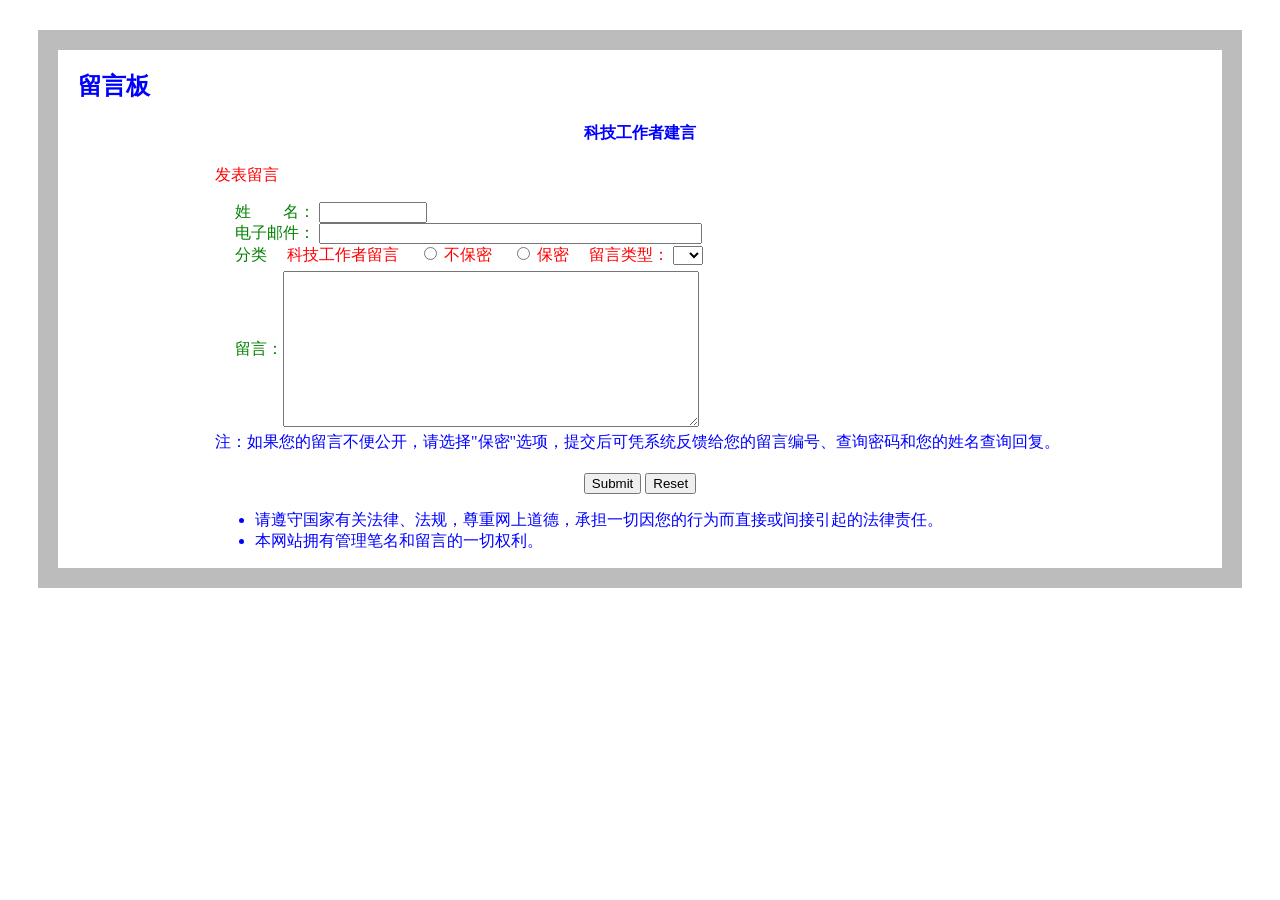
<file: getMassage.html>
<!DOCTYPE html>
<html lang="en">

<head>
    <meta charset="UTF-8">
    <meta name="viewport" content="width=device-width, initial-scale=1.0">
    <title>Document</title>
</head>
<style>
    .all {
        width: 850px;
        height: 90%;
        margin: 0 auto;
    }

    .big {
        border: 20px solid rgb(189, 188, 188);
        margin: 30px;
    }

    span {
        color: red;
    }

    label {
        color: green;
    }
</style>

<body>

    <div class="big">
        <h2 style="margin-left: 20px;color: blue;">留言板</h2>
        <form action="" style="align-items: center;">

            <div class="all">
                <h4 style="text-align: center;color: blue;">科技工作者建言</h4>
                <p style="color: red;">发表留言</p>
                <div style="margin-left: 20px;">
                    <label for="">姓&emsp;&emsp;名：</label>
                    <input type="text" style="width: 100px;"><br>
                    <label for="">电子邮件：</label>
                    <input type="email" style="width: 375px;"><br>
                    <label for="">分类&emsp;</label>
                    <span>科技工作者留言&emsp;</span>
                    <input type="radio" name="1">
                    <span for="">不保密&emsp;</span>
                    <input type="radio" name="1">
                    <span for="">保密&emsp;</span>
                    <span for="">留言类型：</span>
                    <select name="" id="">
                        <option value=""></option>
                        <option value="">1</option>
                        <option value="">1</option>
                    </select>
                    <div style="display: flex;align-items: center;margin:5px 0; ">
                        <label>留言：</label>
                        <textarea name="" id="" style="width: 410px;height: 150px;"></textarea>
                    </div>
                </div>
                <div style="color: blue;">注：如果您的留言不便公开，请选择"保密"选项，提交后可凭系统反馈给您的留言编号、查询密码和您的姓名查询回复。

                </div>
                <div style="text-align: center;margin-top: 20px;">
                    <input type="submit">
                    <input type="reset">
                </div>
                <div style="color: blue;">
                    <ul>
                        <li>请遵守国家有关法律、法规，尊重网上道德，承担一切因您的行为而直接或间接引起的法律责任。</li>
                        <li>本网站拥有管理笔名和留言的一切权利。</li>
                    </ul>
                </div>


            </div>
        </form>
    </div>
</body>

</html>
</file>
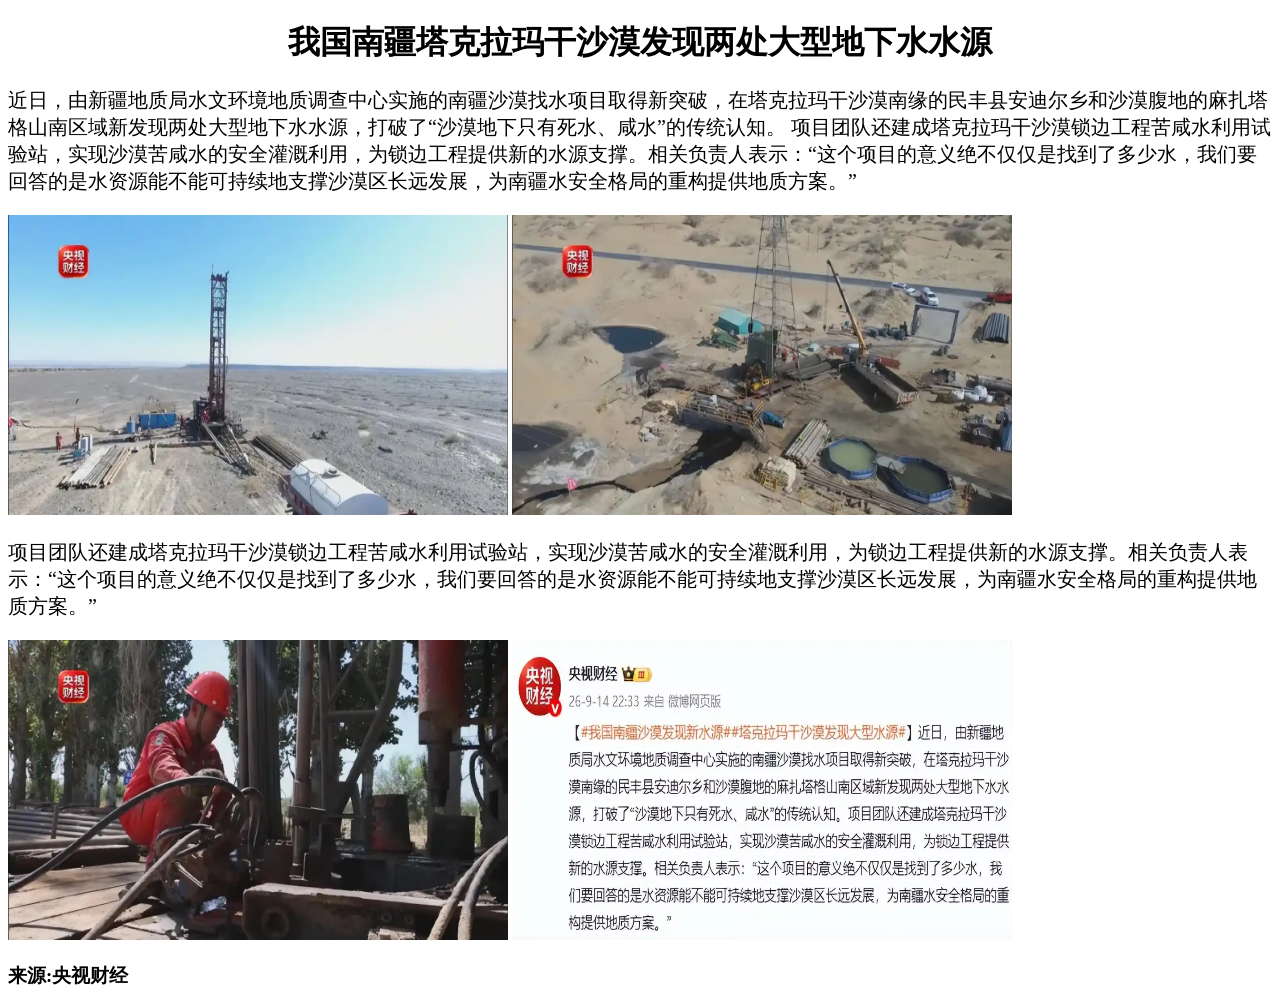
<file: news.html>
<!DOCTYPE html>
<html lang="en">
<head>
    <meta charset="UTF-8">
    <meta name="viewport" content="width=device-width, initial-scale=1.0">
    <title>Document</title>
    <link rel="stylesheet" href="/news.css">
</head>
<body>
    <h1 style="text-align: center;">我国南疆塔克拉玛干沙漠发现两处大型地下水水源</h1>
    <p style="font-size: 20px;">近日，由新疆地质局水文环境地质调查中心实施的南疆沙漠找水项目取得新突破，在塔克拉玛干沙漠南缘的民丰县安迪尔乡和沙漠腹地的麻扎塔格山南区域新发现两处大型地下水水源，打破了“沙漠地下只有死水、咸水”的传统认知。
    项目团队还建成塔克拉玛干沙漠锁边工程苦咸水利用试验站，实现沙漠苦咸水的安全灌溉利用，为锁边工程提供新的水源支撑。相关负责人表示：“这个项目的意义绝不仅仅是找到了多少水，我们要回答的是水资源能不能可持续地支撑沙漠区长远发展，为南疆水安全格局的重构提供地质方案。”
    </p>
    <img src="img/pic1.webp" alt="">
    <img src="img/pic2.webp" alt="">
    <p style="font-size: 20px;">项目团队还建成塔克拉玛干沙漠锁边工程苦咸水利用试验站，实现沙漠苦咸水的安全灌溉利用，为锁边工程提供新的水源支撑。相关负责人表示：“这个项目的意义绝不仅仅是找到了多少水，我们要回答的是水资源能不能可持续地支撑沙漠区长远发展，为南疆水安全格局的重构提供地质方案。”
    </p>
    <img src="img/pic3.webp" alt="">
    <img src="img/pic4.webp" alt="">
    <h3>来源:央视财经</h3>
</body>
</html>
</file>
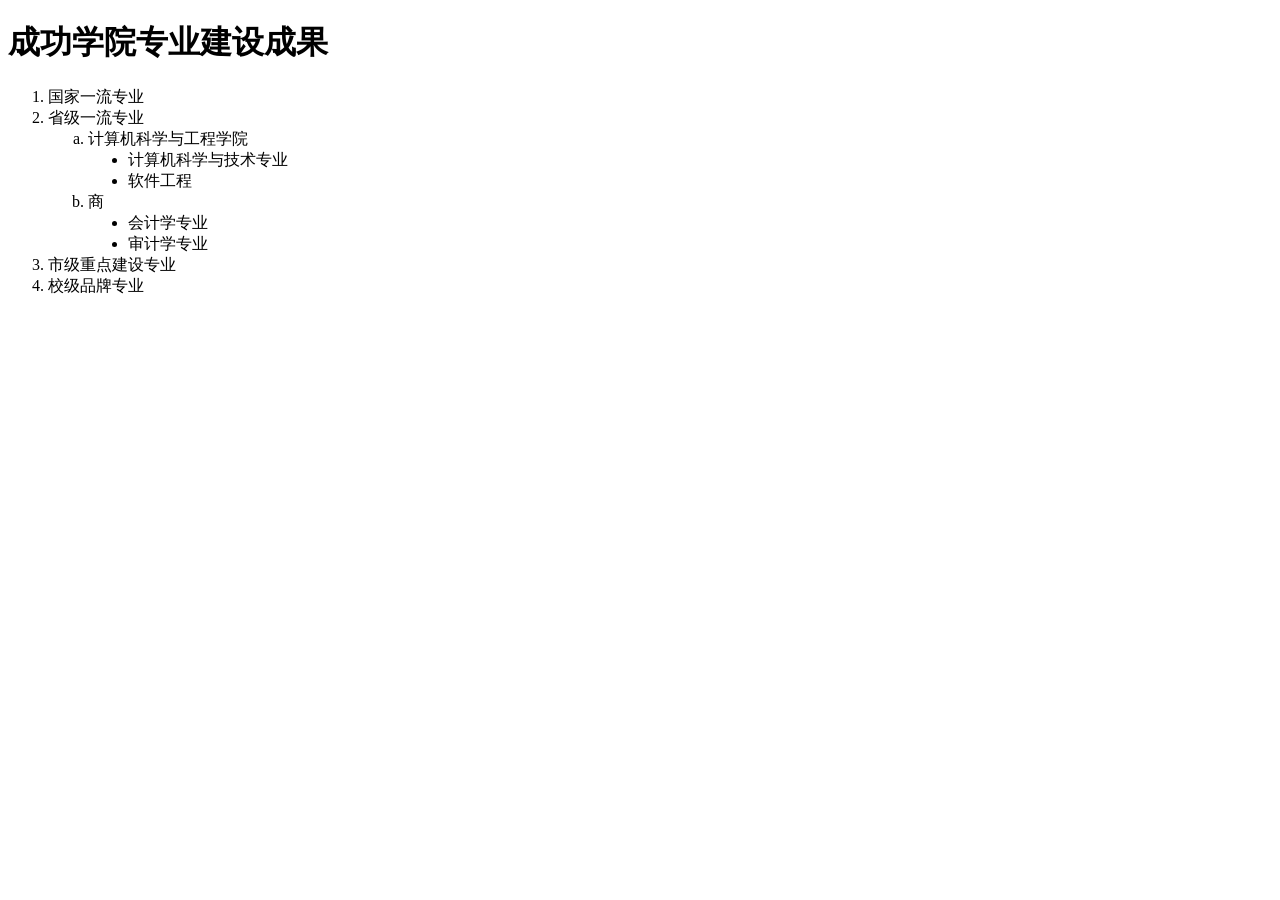
<file: test1.html>
<!DOCTYPE html>
<html lang="en">

<head>
    <meta charset="UTF-8">
    <meta name="viewport" content="width=device-width, initial-scale=1.0">
    <title>Document</title>
</head>
<body>
    <h1>成功学院专业建设成果</h1>
    <ol type="1">
        <li>国家一流专业</li>
        <li>省级一流专业
            <ol type="a">
                <li>计算机科学与工程学院
                    <ul type="disc">
                        <li>计算机科学与技术专业</li>
                        <li>软件工程</li>
                    </ul>
                </li>
                <li>商
                    <ul type="disc">
                        <li>会计学专业</li>
                        <li>审计学专业</li>
                    </ul>
                </li>
            </ol>
        </li>
        <li>市级重点建设专业</li>
        <li>校级品牌专业</li>
    </ol>
</body>
</html>
</file>
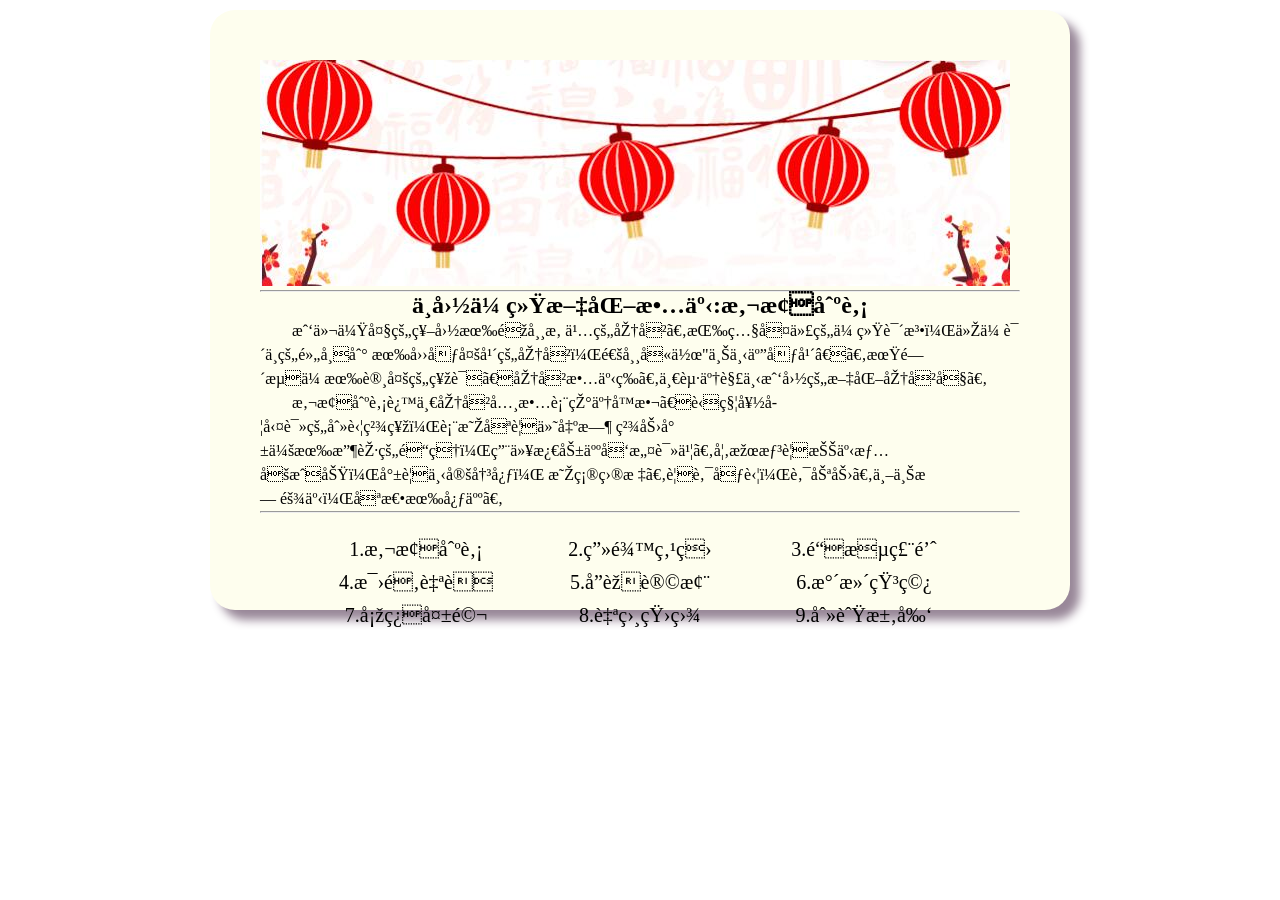
<file: test2.html>
<!DOCTYPE html>
<html lang="en">
<meta charset="UTF - 8">
<title>中国传统文化故事</title>
<style type="text/css">
    * {
        padding: 0;
        margin: 0;
    }
    p {
        text-indent: 2em;
        line-height: 1.5em;
    }
    ul {
        margin: 20px auto;

        text-align: center;
    }
    li {
        margin: 5px auto;
        font-family: 黑体;
        font-size: 20px;
        width: 220px;
        display: inline-block;
    }
    div {
        width: 760px;
        margin: 10px auto;
        height: 500px;
        background-color: #FEFEEE;
        padding: 50px;
        box-shadow: 10px 10px 10px #998899;
        border-radius: 25px;
    }
    ul li:hover {
        font-style: italic;
        color: red;
    }
</style>
</head>
<body>
    <div>
        <img src="./img/test1.jpg">
        <hr>
        <h2 align="center">中国传统文化故事:悬梁刺股</h2>
        <p>我们伟大的祖国有非常悠久的历史。按照古代的传统说法，从传说中的黄帝到
            有四千多年的历史，通常叫作"上下五千年”。期间流传有许多的神话、历史故事等。一起了解下我国的文化历史吧。</p>
        <p>悬梁刺股这一历史典故表现了孙敬、苏秦好学勤读的刻苦精神，表明只要付出时
            精力就会有收获的道理，用以激励人发愤读书。如果想要把事情做成功，就要下定决心，
            明确目标。要肯吃苦，肯努力。世上无难事，只怕有心人。
            <hr>
        <ul type="circle">
            </p>
            <li>1.悬梁刺股</li>
            <li>2.画龙点睛</li>
            <li>3.铁杵磨针</li>
            <li>4.毛遂自荐</li>
            <li>5.孔融让梨</li>
            <li>6.水滴石穿</li>
            <li>7.塞翁失马</li>
            <li>8.自相矛盾</li>
            <li>9.刻舟求剑</li>

        </ul>
    </div>
</body>

</html>
</file>
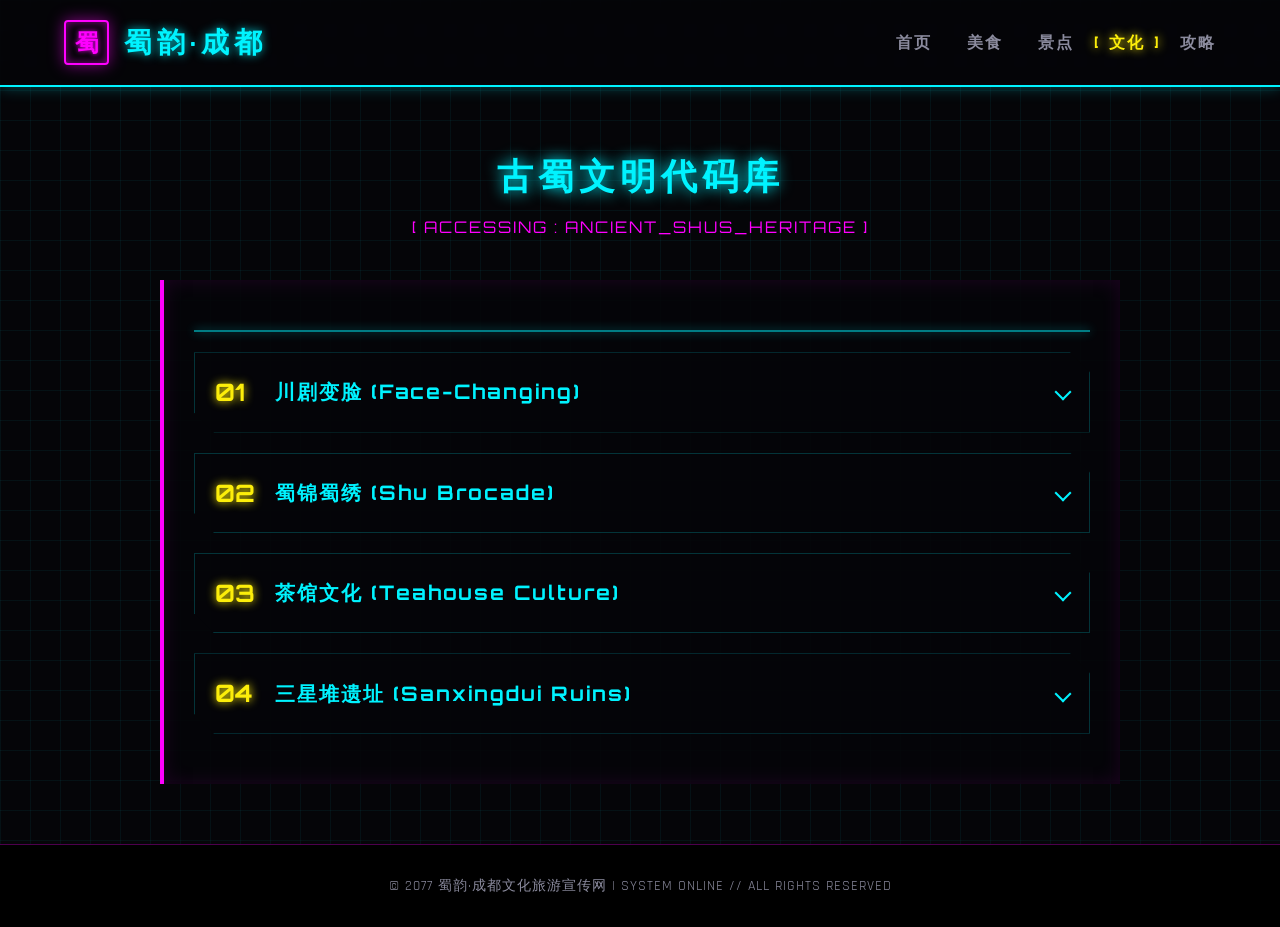
<file: chengdu/culture.html>
<!DOCTYPE html>
<html lang="zh-CN">
<head>
    <meta charset="UTF-8">
    <meta name="viewport" content="width=device-width, initial-scale=1.0">
    <title>蜀韵·成都 | 文化数据库</title>
    <link rel="stylesheet" href="style.css">
</head>
<body>

    <!-- 页头区域 -->
    <header>
        <div class="logo-area">
            <div class="logo-icon">蜀</div>
            <h1>蜀韵·成都</h1>
        </div>
        <nav>
            <ul>
                <li><a href="index.html">首页</a></li>
                <li><a href="food.html">美食</a></li>
                <li><a href="sights.html">景点</a></li>
                <!-- 文化页面高亮 -->
                <li><a href="culture.html" class="active">文化</a></li>
                <li><a href="travel.html">攻略</a></li>
            </ul>
        </nav>
    </header>

    <!-- 页面主体：文化数据库 -->
    <main class="page-container">
        <h2 class="page-title">古蜀文明代码库</h2>
        <p class="page-subtitle">[ ACCESSING : ANCIENT_SHUS_HERITAGE ]</p>

        <div class="terminal-box">
            <div class="scan-line"></div>
            
            <!-- 文化项 1：川剧变脸 -->
            <details class="cyber-details">
                <summary>
                    <div class="details-index">01</div>
                    <h4 class="details-title">川剧变脸 (Face-Changing)</h4>
                    <div class="details-icon"></div>
                </summary>
                <div class="details-content">
                    <div class="details-image">
                        <img src="/img/wh1.webp" alt="川剧变脸">
                    </div>
                    <div class="details-text">
                        <p>川剧是传统戏曲剧种之一，流行于四川东中部、重庆及贵州、云南部分地区。川剧变脸是川剧表演的特技之一，用于揭示剧中人物的内心及思想感情的变化，即把不可见、不可感的抽象的情绪和心理状态变成可见、可感的具体形象——脸谱。在瞬息之间切换面容，犹如赛博格进行物理形态的极速重载，是视觉与神秘主义的完美结合。</p>
                    </div>
                </div>
            </details>

            <!-- 文化项 2：蜀锦蜀绣 -->
            <details class="cyber-details">
                <summary>
                    <div class="details-index">02</div>
                    <h4 class="details-title">蜀锦蜀绣 (Shu Brocade)</h4>
                    <div class="details-icon"></div>
                </summary>
                <div class="details-content">
                    <div class="details-image">
                        <img src="/img/wh2.webp" alt="蜀锦蜀绣">
                    </div>
                    <div class="details-text">
                        <p>蜀锦居中国四大名锦之首，是成都市的特产，中国国家地理标志产品。蜀绣又名“川绣”，与苏绣、湘绣、粤绣齐名，为中国四大名绣之一。经纬交错的丝线如同精密的光纤网络，传输着两千年来古蜀大地的美学数据，其针法严谨、针脚平齐、变化丰富、形象生动、富有立体感。</p>
                    </div>
                </div>
            </details>

            <!-- 文化项 3：茶馆文化 -->
            <details class="cyber-details">
                <summary>
                    <div class="details-index">03</div>
                    <h4 class="details-title">茶馆文化 (Teahouse Culture)</h4>
                    <div class="details-icon"></div>
                </summary>
                <div class="details-content">
                    <div class="details-image">
                        <img src="/img/wh3.webp" alt="成都茶馆">
                    </div>
                    <div class="details-text">
                        <p>俗话说：“四川茶馆甲天下，成都茶馆甲四川。”成都的茶馆遍布大街小巷，是市民休闲、社交、信息交流的重要场所。盖碗茶的碰撞声是成都特有的低频白噪音。在这里，时间被按下暂停键，竹椅、矮桌、盖碗茶，泡出了成都人独有的“巴适”与闲适，是抵抗快节奏现代社会的慢生活防火墙。</p>
                    </div>
                </div>
            </details>

            <!-- 文化项 4：三星堆遗址 -->
            <details class="cyber-details">
                <summary>
                    <div class="details-index">04</div>
                    <h4 class="details-title">三星堆遗址 (Sanxingdui Ruins)</h4>
                    <div class="details-icon"></div>
                </summary>
                <div class="details-content">
                    <div class="details-image">
                        <img src="/img/wh4.webp" alt="三星堆青铜面具">
                    </div>
                    <div class="details-text">
                        <p>三星堆古遗址位于四川省广汉市西北的鸭子河南岸，分布面积12平方千米，距今已有5000至3000年历史，是迄今在西南地区发现的范围最大、延续时间最长、文化内涵最丰富的古城、古国、古蜀文化遗址。青铜神树与纵目面具，仿佛是外星文明遗留在地球的远古科技终端，等待被重新激活。</p>
                    </div>
                </div>
            </details>

        </div>
    </main>

    <!-- 页脚区域 -->
    <footer>
        <p>© 2077 蜀韵·成都文化旅游宣传网 | SYSTEM ONLINE // ALL RIGHTS RESERVED</p>
    </footer>

    <!-- 新增：手风琴互斥逻辑（点击一项关闭其他项） -->
    <script>
        document.addEventListener('DOMContentLoaded', () => {
            // 获取所有的折叠面板
            const detailsElements = document.querySelectorAll('.cyber-details');
            
            detailsElements.forEach((targetDetail) => {
                // 监听每个面板的 toggle 事件
                targetDetail.addEventListener('toggle', () => {
                    // 如果当前面板被打开了
                    if (targetDetail.open) {
                        // 遍历所有面板，把除了当前面板以外的其他面板全部关闭
                        detailsElements.forEach((detail) => {
                            if (detail !== targetDetail) {
                                detail.removeAttribute('open');
                            }
                        });
                    }
                });
            });
        });
    </script>
</body>
</html>
</file>
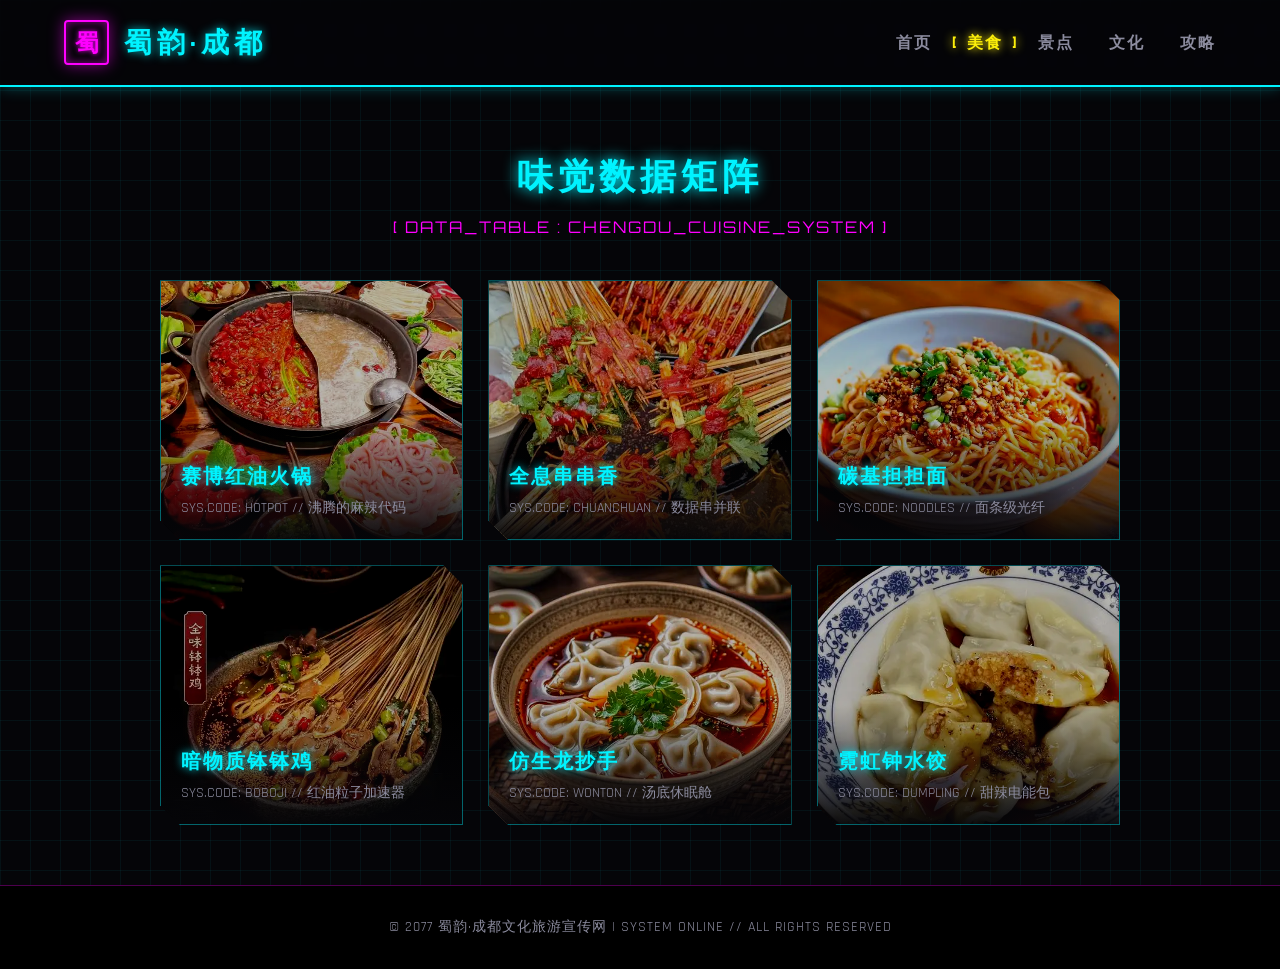
<file: chengdu/food.html>
<!DOCTYPE html>
<html lang="zh-CN">

<head>
    <meta charset="UTF-8">
    <meta name="viewport" content="width=device-width, initial-scale=1.0">
    <title>蜀韵·成都 | 美食数据库</title>
    <link rel="stylesheet" href="style.css">
</head>

<body>

    <!-- 页头区域 -->
    <header>
        <div class="logo-area">
            <div class="logo-icon">蜀</div>
            <h1>蜀韵·成都</h1>
        </div>
        <nav>
            <ul>
                <li><a href="index.html">首页</a></li>
                <!-- 美食页面高亮 -->
                <li><a href="food.html" class="active">美食</a></li>
                <li><a href="sights.html">景点</a></li>
                <li><a href="culture.html">文化</a></li>
                <li><a href="travel.html">攻略</a></li>
            </ul>
        </nav>
    </header>

    <!-- 页面主体内容 -->
    <main class="page-container">
        <h2 class="page-title">味觉数据矩阵</h2>
        <p class="page-subtitle">[ DATA_TABLE : CHENGDU_CUISINE_SYSTEM ]</p>

        <!-- 美食图片墙 -->
        <div class="food-gallery">

            <!-- 美食卡片 1 -->
            <div class="food-card">
                <img src="/img/food1.webp" alt="成都火锅">
                <div class="food-info">
                    <h3>赛博红油火锅</h3>
                    <p>SYS.CODE: HOTPOT // 沸腾的麻辣代码</p>
                </div>
            </div>

            <!-- 美食卡片 2 -->
            <div class="food-card">
                <img src="/img/food2.webp" alt="串串香">
                <div class="food-info">
                    <h3>全息串串香</h3>
                    <p>SYS.CODE: CHUANCHUAN // 数据串并联</p>
                </div>
            </div>

            <!-- 美食卡片 3 -->
            <div class="food-card">
                <img src="/img/food3.webp" />
                <div class="food-info">
                    <h3>碳基担担面</h3>
                    <p>SYS.CODE: NOODLES // 面条级光纤</p>
                </div>
            </div>

            <!-- 美食卡片 4 -->
            <div class="food-card">
                <img src="/img/food4.webp" />
                <div class="food-info">
                    <h3>暗物质钵钵鸡</h3>
                    <p>SYS.CODE: BOBOJI // 红油粒子加速器</p>
                </div>
            </div>

            <!-- 美食卡片 5 -->
            <div class="food-card">
                <img src="/img/food5.webp" />
                <div class="food-info">
                    <h3>仿生龙抄手</h3>
                    <p>SYS.CODE: WONTON // 汤底休眠舱</p>
                </div>
            </div>

            <!-- 美食卡片 6 -->
            <div class="food-card">
                <img src="/img/food6.webp" />
                <div class="food-info">
                    <h3>霓虹钟水饺</h3>
                    <p>SYS.CODE: DUMPLING // 甜辣电能包</p>
                </div>
            </div>

        </div>
    </main>

    <!-- 页脚区域 -->
    <footer>
        <p>© 2077 蜀韵·成都文化旅游宣传网 | SYSTEM ONLINE // ALL RIGHTS RESERVED</p>
    </footer>

</body>

</html>
</file>
<file: style.css>
/* ============================================================
   个人名片页面样式表
   说明：HTML 结构与 CSS 样式分离书写，本文件只负责样式
   ============================================================ */

/* ---------- 1. 全局变量：统一管理配色，便于后期维护 ---------- */
:root {
    --primary-color: #4a6cf7;          /* 主题色：静雅蓝 */
    --text-dark: #2d3436;              /* 深色文字：姓名 */
    --text-gray: #636e72;              /* 灰色文字：职位、简介 */
    --text-light: #8d99ae;             /* 浅灰文字：联系方式 */
    --card-bg: #ffffff;                /* 卡片背景色 */
    --page-bg: #f0f2f5;                /* 页面背景色 */
    --avatar-bg-1: #6a8dff;            /* 头像渐变起始色 */
    --avatar-bg-2: #a97bff;            /* 头像渐变结束色 */
    --radius-card: 12px;               /* 卡片圆角：12px（题目要求） */
    --shadow-soft: 0 10px 30px rgba(0, 0, 0, 0.08),   /* 柔和阴影（常态） */
                   0 4px 10px rgba(0, 0, 0, 0.04);
    --shadow-hover: 0 18px 40px rgba(74, 108, 247, 0.18), /* 悬停时阴影加深 */
                    0 8px 16px rgba(0, 0, 0, 0.06);
}

/* ---------- 2. 全局重置：清除浏览器默认外边距与内边距 ---------- */
* {
    margin: 0;
    padding: 0;
    /* border-box：让内边距计入宽度，避免布局溢出 */
    box-sizing: border-box;
}

/* ---------- 3. 页面整体布局：让名片在视口中水平垂直居中 ---------- */
body {
    min-height: 100vh;                       /* 占满整个视口高度 */
    display: flex;                           /* 弹性布局 */
    justify-content: center;                 /* 水平居中 */
    align-items: center;                     /* 垂直居中 */
    background: var(--page-bg);              /* 页面底色 */
    /* 系统默认字体栈，保证各平台显示效果自然 */
    font-family: "PingFang SC", "Microsoft YaHei", "Helvetica Neue", Arial, sans-serif;
    padding: 24px;                           /* 小屏幕下防止卡片贴边 */
}

/* ---------- 4. 卡片主体：圆角 + 柔和阴影 + 悬停上浮动画 ---------- */
.card {
    width: 340px;                            /* 固定卡片宽度，保持简约比例 */
    max-width: 100%;                         /* 小屏幕自适应 */
    background: var(--card-bg);
    border-radius: var(--radius-card);       /* 12px 圆角 */
    box-shadow: var(--shadow-soft);          /* 柔和阴影 */
    padding: 40px 32px;                      /* 内部留白，营造呼吸感 */
    text-align: center;                      /* 内容整体居中 */

    /* 过渡动画：位移与阴影变化在 0.3 秒内平滑完成 */
    transition: transform 0.3s ease, box-shadow 0.3s ease;
}

/* 鼠标悬停时：卡片轻微上浮 8px，同时阴影加深，产生"浮起"效果 */
.card:hover {
    transform: translateY(-8px);
    box-shadow: var(--shadow-hover);
}

/* ---------- 5. 头像区域：圆形头像 ---------- */
.avatar {
    width: 96px;
    height: 96px;
    border-radius: 50%;                      /* 50% 圆角 = 正圆形 */
    /* 占位头像：渐变背景 + 居中文字，可替换为真实图片 */
    background: linear-gradient(135deg, var(--avatar-bg-1), var(--avatar-bg-2));
    color: #fff;
    font-size: 36px;
    font-weight: 600;
    line-height: 96px;                       /* 行高等于高度，文字垂直居中 */
    margin: 0 auto 20px;                     /* 水平居中，与下方内容留出间距 */

    display: flex;                           /* Flex 备用方案：图片时同样居中 */
    align-items: center;
    justify-content: center;
    /* 若替换为 <img> 头像，取消下一行注释即可让图片铺满圆形 */
    /* object-fit: cover; */
}

/* ---------- 6. 个人信息：姓名、职位、简介 ---------- */
.name {
    font-size: 22px;
    color: var(--text-dark);
    font-weight: 700;
    letter-spacing: 2px;                     /* 中文姓名适当加字距更精致 */
    margin-bottom: 6px;
}

.job-title {
    font-size: 14px;
    color: var(--primary-color);             /* 职位使用主题色做点缀 */
    font-weight: 500;
    letter-spacing: 1px;
    margin-bottom: 14px;
}

.intro {
    font-size: 13px;
    color: var(--text-gray);
    line-height: 1.7;                        /* 增大行高，阅读更舒适 */
    margin-bottom: 24px;
}

/* ---------- 7. 联系方式列表：去除默认列表样式 ---------- */
.contact-list {
    list-style: none;                        /* 去掉列表圆点 */
    border-top: 1px solid #eef0f4;           /* 顶部细分隔线，划分区域 */
    padding-top: 20px;
    display: flex;
    flex-direction: column;                  /* 垂直排列每一项 */
    gap: 12px;                               /* 每项之间的间距 */
}

/* 单条联系方式：图标 + 文字水平排列 */
.contact-item {
    display: flex;
    align-items: center;                     /* 图标与文字垂直对齐 */
    justify-content: center;                 /* 整体居中 */
    gap: 10px;                               /* 图标与文字的间距 */
    font-size: 14px;
    color: var(--text-light);
}

/* 图标容器：统一尺寸与颜色 */
.icon {
    display: inline-flex;
    align-items: center;
    justify-content: center;
    color: var(--primary-color);             /* 图标使用主题色 */
}

/* 联系方式链接：去掉默认下划线，悬停时变色 */
.contact-item a {
    color: var(--text-light);
    text-decoration: none;                   /* 去掉下划线 */
    transition: color 0.3s ease;             /* 颜色平滑过渡 */
}

.contact-item a:hover {
    color: var(--primary-color);             /* 悬停时文字变为主题色 */
}

/* ---------- 8. 响应式适配：小屏幕下微调留白 ---------- */
@media (max-width: 420px) {
    .card {
        padding: 32px 20px;                  /* 缩小内边距，避免内容拥挤 */
    }
}
</file>
<file: news.css>
img{
    width: 500px;
    height: 300px;
}
</file>
<file: chengdu/style.css>
/* ================= 引入科技感字体 ================= */
@import url('https://fonts.googleapis.com/css2?family=Orbitron:wght@400;700&family=Rajdhani:wght@400;600&display=swap');

/* ================= 全局重置与变量定义 ================= */
:root {
    --neon-blue: #00f3ff;    /* 赛博蓝 */
    --neon-pink: #ff00ff;    /* 霓虹粉 */
    --neon-yellow: #fcee0a;  /* 赛博黄 */
    --bg-dark: #050508;      /* 暗黑背景 */
    --bg-panel: rgba(10, 10, 15, 0.85); /* 半透明面板 */
    --text-main: #e0e0e0;    /* 主文字色 */
    --text-dim: #8b8b9e;     /* 暗文字色 */
    --font-tech: 'Orbitron', 'Rajdhani', sans-serif;
}

* {
    margin: 0;
    padding: 0;
    box-sizing: border-box;
}

body {
    background-color: var(--bg-dark);
    /* 赛博朋克经典透视网格背景 */
    background-image: 
        linear-gradient(rgba(0, 243, 255, 0.05) 1px, transparent 1px),
        linear-gradient(90deg, rgba(0, 243, 255, 0.05) 1px, transparent 1px);
    background-size: 30px 30px;
    color: var(--text-main);
    font-family: var(--font-tech);
    line-height: 1.6;
    overflow-x: hidden;
}

/* ================= 页头 Header ================= */
header {
    display: flex;
    justify-content: space-between;
    align-items: center;
    padding: 20px 5%;
    background-color: rgba(5, 5, 8, 0.9);
    border-bottom: 2px solid var(--neon-blue);
    box-shadow: 0 0 15px rgba(0, 243, 255, 0.3);
    position: sticky;
    top: 0;
    z-index: 1000;
    backdrop-filter: blur(5px);
}

.logo-area {
    display: flex;
    align-items: center;
    gap: 15px;
}

.logo-icon {
    width: 45px;
    height: 45px;
    background-color: transparent;
    border: 2px solid var(--neon-pink);
    color: var(--neon-pink);
    border-radius: 4px;
    display: flex;
    justify-content: center;
    align-items: center;
    font-size: 24px;
    font-weight: bold;
    box-shadow: inset 0 0 10px rgba(255, 0, 255, 0.5), 0 0 15px rgba(255, 0, 255, 0.5);
    text-shadow: 0 0 5px var(--neon-pink);
}

h1 {
    font-size: 28px;
    letter-spacing: 5px;
    color: var(--neon-blue);
    text-shadow: 0 0 10px rgba(0, 243, 255, 0.8);
}

nav ul {
    display: flex;
    list-style: none;
    gap: 35px;
}

nav a {
    text-decoration: none;
    color: var(--text-dim);
    font-size: 16px;
    font-weight: 600;
    letter-spacing: 2px;
    transition: all 0.3s ease;
    position: relative;
}

nav a:hover, 
nav a.active {
    color: var(--neon-yellow);
    text-shadow: 0 0 10px var(--neon-yellow);
}

nav a::before {
    content: '[';
    position: absolute;
    left: -15px;
    opacity: 0;
    transition: 0.3s;
    color: var(--neon-yellow);
}
nav a::after {
    content: ']';
    position: absolute;
    right: -15px;
    opacity: 0;
    transition: 0.3s;
    color: var(--neon-yellow);
}

nav a:hover::before, nav a:hover::after,
nav a.active::before, nav a.active::after {
    opacity: 1;
}

/* ================= 页脚 Footer ================= */
footer {
    text-align: center;
    padding: 30px;
    background-color: #000;
    border-top: 1px solid rgba(255, 0, 255, 0.3);
    color: var(--text-dim);
    font-family: 'Rajdhani', sans-serif;
    font-size: 14px;
    letter-spacing: 1px;
    margin-top: 50px;
}

/* ================= 通用页面容器 ================= */
.page-container {
    max-width: 1000px;
    margin: 60px auto;
    padding: 0 20px;
}

.page-title {
    color: var(--neon-blue);
    font-size: 36px;
    text-align: center;
    margin-bottom: 10px;
    letter-spacing: 5px;
    text-shadow: 0 0 15px var(--neon-blue);
}

.page-subtitle {
    text-align: center;
    color: var(--neon-pink);
    margin-bottom: 40px;
    letter-spacing: 2px;
}

/* ================= 首页 (index.html) ================= */
.banner {
    height: 75vh; 
    position: relative;
    overflow: hidden;
    border-bottom: 2px solid var(--neon-blue);
}

.slider {
    position: absolute;
    top: 0; left: 0; width: 100%; height: 100%;
    background-size: cover;
    background-position: center;
    opacity: 0;
    filter: contrast(1.1);
    animation: fadeAnimation 16s infinite; /* 修改为4张图，总共16秒 */
}

/* 修复了图片路径和轮播延迟逻辑 */
.slide1 { background-image: linear-gradient(rgba(5, 5, 8, 0.3), rgba(5, 5, 8, 0.7)), url('/img/cdd1.webp'); animation-delay: 0s; }
.slide2 { background-image: linear-gradient(rgba(5, 5, 8, 0.3), rgba(5, 5, 8, 0.7)), url('/img/cdd2.webp'); animation-delay: 4s; }
.slide3 { background-image: linear-gradient(rgba(5, 5, 8, 0.3), rgba(5, 5, 8, 0.7)), url('/img/cdd3.webp'); animation-delay: 8s; }
.slide4 { background-image: linear-gradient(rgba(5, 5, 8, 0.3), rgba(5, 5, 8, 0.7)), url('/img/cdd4.webp'); animation-delay: 12s; }

@keyframes fadeAnimation {
    0% { opacity: 0; transform: scale(1.02); }
    4% { opacity: 1; }
    25% { opacity: 1; transform: scale(1); }
    29% { opacity: 0; }
    100% { opacity: 0; }
}

.banner-text {
    position: absolute;
    top: 45%; 
    left: 50%;
    transform: translate(-50%, -50%);
    text-align: center;
    width: 100%;
    z-index: 10;
}

.banner-text h2 {
    font-size: 60px;
    color: #fff;
    letter-spacing: 8px;
    margin-bottom: 20px;
    position: relative;
    text-shadow: 0 0 10px var(--neon-blue), 0 0 20px var(--neon-blue);
    animation: glitch 3s infinite;
}

@keyframes glitch {
    0% { text-shadow: 2px 0 var(--neon-pink), -2px 0 var(--neon-blue); }
    10% { text-shadow: -2px 0 var(--neon-pink), 2px 0 var(--neon-blue); }
    20% { text-shadow: 2px 0 var(--neon-pink), -2px 0 var(--neon-blue); }
    30% { text-shadow: 0 0 10px var(--neon-blue); }
    100% { text-shadow: 0 0 10px var(--neon-blue); }
}

.banner-text p {
    font-size: 22px;
    color: var(--neon-yellow);
    letter-spacing: 3px;
    text-shadow: 0 0 8px rgba(252, 238, 10, 0.6);
}

/* 首页媒体面板 */
.content-section {
    max-width: 1000px;
    margin: 60px auto; 
    background: var(--bg-panel);
    padding: 40px;
    position: relative;
    z-index: 10;
    clip-path: polygon(0 0, calc(100% - 30px) 0, 100% 30px, 100% 100%, 30px 100%, 0 calc(100% - 30px));
    border: 1px solid rgba(0, 243, 255, 0.3);
    box-shadow: 0 0 30px rgba(0, 243, 255, 0.1);
}

.content-section::after {
    content: '';
    position: absolute;
    top: 0; left: 0; width: 100%; height: 100%;
    background: linear-gradient(rgba(0,0,0,0) 50%, rgba(0, 243, 255, 0.05) 50%);
    background-size: 100% 4px;
    pointer-events: none;
}

.video-wrapper {
    width: 100%;
    margin-bottom: 30px;
    border: 2px solid var(--neon-pink);
    box-shadow: 0 0 15px rgba(255, 0, 255, 0.4);
}

video { width: 100%; display: block; }

.audio-wrapper {
    margin-bottom: 40px;
    background: rgba(0, 243, 255, 0.05);
    border: 1px dashed rgba(0, 243, 255, 0.5);
    padding: 15px 20px;
    border-radius: 4px;
    clip-path: polygon(0 0, calc(100% - 15px) 0, 100% 15px, 100% 100%, 15px 100%, 0 calc(100% - 15px));
}

.audio-title {
    color: var(--neon-blue);
    font-size: 14px;
    letter-spacing: 2px;
    margin-bottom: 15px;
    display: flex;
    align-items: center;
    font-weight: bold;
}

.blink-dot {
    display: inline-block;
    width: 8px;
    height: 8px;
    background-color: var(--neon-blue);
    border-radius: 50%;
    margin-right: 10px;
    box-shadow: 0 0 8px var(--neon-blue);
    animation: blink 1s infinite alternate;
}

@keyframes blink {
    0% { opacity: 1; }
    100% { opacity: 0.2; }
}

.audio-wrapper audio {
    width: 100%;
    height: 40px;
    outline: none;
    filter: invert(100%) hue-rotate(180deg) brightness(1.5) contrast(1.2);
}

.intro-text h3 {
    color: var(--neon-blue);
    font-size: 28px;
    margin-bottom: 20px;
    text-align: center;
    letter-spacing: 4px;
    text-shadow: 0 0 10px rgba(0, 243, 255, 0.5);
}

.intro-text p {
    color: var(--text-main);
    font-family: 'Rajdhani', sans-serif;
    font-size: 18px;
    line-height: 2;
    text-indent: 2em;
    text-align: justify;
}

/* ================= 美食页 (food.html) ================= */
.food-gallery {
    display: grid;
    grid-template-columns: repeat(auto-fit, minmax(280px, 1fr));
    gap: 25px;
    margin-top: 40px;
}

.food-card {
    position: relative;
    height: 260px;
    overflow: hidden;
    border: 1px solid rgba(0, 243, 255, 0.4);
    clip-path: polygon(0 0, calc(100% - 20px) 0, 100% 20px, 100% 100%, 20px 100%, 0 calc(100% - 20px));
    cursor: pointer;
    transition: all 0.4s ease;
}

.food-card img {
    width: 100%;
    height: 100%;
    object-fit: cover;
    transition: transform 0.5s ease;
    filter: brightness(0.7) contrast(1.1); 
}

.food-card .food-info {
    position: absolute;
    bottom: 0;
    left: 0;
    width: 100%;
    padding: 40px 20px 20px;
    background: linear-gradient(to top, rgba(5, 5, 8, 0.95), transparent);
    box-sizing: border-box;
}

.food-info h3 {
    color: var(--neon-blue);
    font-size: 20px;
    margin-bottom: 5px;
    letter-spacing: 2px;
    text-shadow: 0 0 8px rgba(0, 243, 255, 0.8);
}

.food-info p {
    color: var(--text-dim);
    font-size: 14px;
    font-family: 'Rajdhani', sans-serif;
}

.food-card:hover { border-color: var(--neon-pink); box-shadow: 0 0 20px rgba(255, 0, 255, 0.4); }
.food-card:hover img { transform: scale(1.1); filter: brightness(1) contrast(1.2); }
.food-card:hover .food-info h3 { color: var(--neon-yellow); text-shadow: 0 0 10px var(--neon-yellow); }

/* ================= 景点页 (sights.html) ================= */
.grid-container {
    display: grid;
    grid-template-columns: repeat(auto-fit, minmax(300px, 1fr));
    gap: 30px;
    margin-top: 40px;
}

/* 整合了卡片样式，去除了冲突与多余代码 */
.spot-card {
    background: rgba(10, 10, 15, 0.8);
    border: 1px solid rgba(0, 243, 255, 0.3);
    position: relative;
    transition: all 0.3s ease;
    clip-path: polygon(0 0, calc(100% - 20px) 0, 100% 20px, 100% 100%, 20px 100%, 0 calc(100% - 20px));
    cursor: pointer;
    display: flex;
    flex-direction: column;
    padding: 0; /* 图片贴边 */
}

.spot-card:hover {
    border-color: var(--neon-pink);
    box-shadow: 0 0 20px rgba(255, 0, 255, 0.3);
    transform: translateY(-5px);
}

/* 增加悬停提示 */
.spot-card::after {
    content: '[ CLICK TO SCAN ]';
    position: absolute;
    top: 20px;
    right: 20px;
    color: var(--neon-yellow);
    font-size: 12px;
    font-family: var(--font-tech);
    opacity: 0;
    transition: opacity 0.3s;
}
.spot-card:hover::after { opacity: 1; }

.card-img {
    width: 100%;
    height: 180px;
    min-height: 180px; /* 防图片加载失败导致塌陷 */
    object-fit: cover;
    border-bottom: 1px solid rgba(0, 243, 255, 0.3);
    filter: brightness(0.8) contrast(1.1);
    transition: filter 0.3s, transform 0.3s;
}
.spot-card:hover .card-img {
    filter: brightness(1.1) contrast(1.2);
    transform: scale(1.02);
}

.spot-card h3 {
    color: var(--neon-blue);
    font-size: 22px;
    margin: 20px 20px 10px;
    border-bottom: 1px dashed rgba(0, 243, 255, 0.3);
    padding-bottom: 10px;
    text-shadow: 0 0 8px rgba(0, 243, 255, 0.5);
}

.spot-card p {
    color: var(--text-dim);
    font-family: 'Rajdhani', sans-serif;
    font-size: 16px;
    line-height: 1.8;
    margin: 0 20px 20px;
    flex-grow: 1;
}

/* 全息灯箱 (Modal) */
.cyber-modal {
    display: none;
    position: fixed;
    top: 0; left: 0; width: 100%; height: 100%;
    background-color: rgba(5, 5, 8, 0.95);
    z-index: 9999;
    justify-content: center;
    align-items: center;
    backdrop-filter: blur(8px);
    opacity: 0;
    transition: opacity 0.3s ease;
}

.cyber-modal.show {
    display: flex;
    opacity: 1;
}

.cyber-modal img {
    max-width: 85%;
    max-height: 85%;
    object-fit: contain;
    border: 2px solid var(--neon-blue);
    box-shadow: 0 0 30px rgba(0, 243, 255, 0.4), inset 0 0 20px rgba(0, 243, 255, 0.2);
    clip-path: polygon(0 0, calc(100% - 30px) 0, 100% 30px, 100% 100%, 30px 100%, 0 calc(100% - 30px));
    cursor: pointer;
    transform: scale(0.9);
    transition: transform 0.3s cubic-bezier(0.175, 0.885, 0.32, 1.275);
}

.cyber-modal.show img {
    transform: scale(1);
}

.cyber-modal .modal-hint {
    position: absolute;
    bottom: 30px;
    color: var(--neon-pink);
    font-family: var(--font-tech);
    font-size: 14px;
    letter-spacing: 2px;
    animation: blink 1.5s infinite alternate;
}

/* ================= 文化页 (culture.html) ================= */
.terminal-box {
    background: rgba(5, 5, 8, 0.9);
    border-left: 4px solid var(--neon-pink);
    padding: 30px;
    margin-top: 40px;
    box-shadow: inset 0 0 20px rgba(255, 0, 255, 0.1);
}

.cyber-details {
    background: rgba(5, 5, 8, 0.9);
    border: 1px solid rgba(0, 243, 255, 0.2);
    margin-bottom: 20px;
    clip-path: polygon(0 0, calc(100% - 20px) 0, 100% 20px, 100% 100%, 20px 100%, 0 calc(100% - 20px));
    transition: all 0.3s ease;
    overflow: hidden;
}

.cyber-details:hover {
    border-color: var(--neon-blue);
    box-shadow: 0 0 15px rgba(0, 243, 255, 0.2);
}

.cyber-details[open] {
    border-color: var(--neon-pink);
    box-shadow: 0 0 20px rgba(255, 0, 255, 0.3);
}

.cyber-details summary {
    display: flex;
    align-items: center;
    padding: 20px;
    cursor: pointer;
    list-style: none;
    outline: none;
}

.cyber-details summary::-webkit-details-marker { display: none; }

.details-index {
    color: var(--neon-yellow);
    font-size: 24px;
    font-weight: bold;
    margin-right: 20px;
    width: 40px;
    text-shadow: 0 0 10px var(--neon-yellow);
}

.details-title {
    color: var(--neon-blue);
    font-size: 20px;
    letter-spacing: 2px;
    flex-grow: 1;
    transition: color 0.3s;
    margin: 0;
}

.cyber-details[open] .details-title {
    color: var(--neon-pink);
    text-shadow: 0 0 8px var(--neon-pink);
}

.details-icon {
    width: 12px;
    height: 12px;
    border-right: 2px solid var(--neon-blue);
    border-bottom: 2px solid var(--neon-blue);
    transform: rotate(45deg);
    transition: transform 0.3s;
}

.cyber-details[open] .details-icon {
    transform: rotate(-135deg);
    border-color: var(--neon-pink);
}

.details-content {
    display: flex;
    padding: 20px;
    border-top: 1px dashed rgba(0, 243, 255, 0.3);
    background: rgba(0, 0, 0, 0.5);
    gap: 20px;
    animation: fadeIn 0.5s ease-in-out;
}

@keyframes fadeIn {
    from { opacity: 0; transform: translateY(-10px); }
    to { opacity: 1; transform: translateY(0); }
}

.details-image {
    flex: 0 0 40%;
    height: 200px;
    border: 1px solid var(--neon-blue);
    overflow: hidden;
    position: relative;
}

.details-image img {
    width: 100%;
    height: 100%;
    object-fit: cover;
    filter: contrast(1.1) brightness(0.8);
    transition: transform 0.5s ease;
}

.cyber-details[open] .details-image:hover img {
    transform: scale(1.05);
}

.details-text {
    flex: 1;
    display: flex;
    flex-direction: column;
    justify-content: center;
}

.details-text p {
    color: var(--text-dim);
    font-family: 'Rajdhani', sans-serif;
    font-size: 16px;
    line-height: 1.8;
    margin: 0;
}

/* 文化页移动端适配 */
@media (max-width: 768px) {
    .details-content { flex-direction: column; }
    .details-image { flex: none; width: 100%; height: 150px; }
}

/* 终端扫描线动画 */
.scan-line {
    width: 100%;
    height: 2px;
    background: var(--neon-blue);
    box-shadow: 0 0 10px var(--neon-blue);
    margin: 20px 0;
    opacity: 0.5;
    animation: scan 4s linear infinite;
}

@keyframes scan {
    0% { transform: translateY(-100px); opacity: 0; }
    50% { opacity: 1; }
    100% { transform: translateY(200px); opacity: 0; }
}

/* ================= 攻略页 (travel.html) ================= */
.modern-table {
    width: 100%;
    border-collapse: collapse;
    background-color: rgba(10, 10, 15, 0.8);
    box-shadow: 0 0 20px rgba(0, 243, 255, 0.1);
    border: 1px solid var(--neon-blue);
    margin-top: 30px;
}

.modern-table th, 
.modern-table td {
    padding: 20px;
    text-align: center;
    border-bottom: 1px solid rgba(0, 243, 255, 0.2);
    border-right: 1px solid rgba(0, 243, 255, 0.2);
}

.modern-table th {
    background-color: rgba(0, 243, 255, 0.1);
    color: var(--neon-blue);
    font-weight: 700;
    font-size: 18px;
    letter-spacing: 2px;
    text-shadow: 0 0 5px var(--neon-blue);
}

.modern-table tr:last-child td { border-bottom: none; }

.modern-table td {
    color: var(--text-main);
    font-family: 'Rajdhani', sans-serif;
    font-size: 18px;
    font-weight: 600;
}

.modern-table tbody tr {
    transition: all 0.3s ease;
}
.modern-table tbody tr:hover {
    background-color: rgba(255, 0, 255, 0.1);
    box-shadow: inset 0 0 15px rgba(255, 0, 255, 0.2);
    transform: scale(1.01);
}

/* --- 全息 SVG 地图样式 (整合为最终唯一版本) --- */
.map-svg-wrapper {
    width: 100%;
    height: 650px; 
    position: relative;
    margin: 40px 0;
    background-color: #03080a;
    border: 1px solid var(--neon-blue);
    box-shadow: inset 0 0 50px rgba(0, 243, 255, 0.1), 0 0 20px rgba(0, 243, 255, 0.2);
    clip-path: polygon(0 0, calc(100% - 30px) 0, 100% 30px, 100% 100%, 30px 100%, 0 calc(100% - 30px));
    display: flex;
    justify-content: center;
    align-items: center;
    overflow: hidden;
}

.map-svg-wrapper::before {
    content: '';
    position: absolute;
    top: 0; left: 0; width: 100%; height: 100%;
    background-image: linear-gradient(rgba(0, 243, 255, 0.05) 1px, transparent 1px), linear-gradient(90deg, rgba(0, 243, 255, 0.05) 1px, transparent 1px);
    background-size: 30px 30px;
    pointer-events: none;
    z-index: 1;
}

.map-svg-wrapper::after {
    content: '';
    position: absolute;
    top: 0; left: 0; width: 100%; height: 2px;
    background: var(--neon-blue);
    box-shadow: 0 0 15px var(--neon-blue);
    opacity: 0.5;
    animation: radar-scan 5s linear infinite;
    z-index: 2;
}
@keyframes radar-scan { 0% { top: 0; } 100% { top: 100%; } }

.map-svg { width: 100%; height: 100%; position: relative; z-index: 3; }

/* 城市边界、区划与河流 */
.city-boundary {
    fill: rgba(0, 243, 255, 0.03);
    stroke: rgba(0, 243, 255, 0.4);
    stroke-width: 2;
    stroke-dasharray: 10 5;
}
.district-line {
    fill: none; stroke: rgba(0, 243, 255, 0.1); stroke-width: 1; stroke-dasharray: 4 4;
}
.river { 
    fill: none; stroke: rgba(0, 150, 255, 0.2); stroke-width: 6; filter: blur(2px); 
}

/* 交通线网 (地铁与直通车) */
.metro-line { fill: none; stroke-width: 3; stroke-linecap: round; }
.m-line-1 { stroke: var(--neon-blue); filter: drop-shadow(0 0 6px var(--neon-blue)); stroke-dasharray: 15 10; animation: flow 2s linear infinite; }
.m-line-2 { stroke: #00ff88; filter: drop-shadow(0 0 6px #00ff88); stroke-dasharray: 15 10; animation: flow 2s linear infinite reverse; }
.m-line-3 { stroke: var(--neon-yellow); filter: drop-shadow(0 0 6px var(--neon-yellow)); stroke-dasharray: 15 10; animation: flow 2s linear infinite; }
.m-line-4 { stroke: var(--neon-pink); filter: drop-shadow(0 0 6px var(--neon-pink)); stroke-dasharray: 15 10; animation: flow 2s linear infinite reverse; }
.m-line-8 { stroke: #ff8800; filter: drop-shadow(0 0 6px #ff8800); stroke-dasharray: 15 10; animation: flow 2s linear infinite; }

.shuttle-line { fill: none; stroke: #ffffff; stroke-width: 1.5; stroke-dasharray: 4 6; opacity: 0.5; animation: flow 3s linear infinite; }
@keyframes flow { 100% { stroke-dashoffset: -50; } }

/* 景区与站点节点 */
.scenic-node { stroke-width: 2; cursor: crosshair; transition: 0.3s; }
.node-5a { fill: #050508; stroke: var(--neon-yellow); filter: drop-shadow(0 0 8px var(--neon-yellow)); }
.node-4a { fill: #050508; stroke: var(--neon-blue); }
.node-hot { fill: #050508; stroke: var(--neon-pink); filter: drop-shadow(0 0 8px var(--neon-pink)); }
.node-transit { fill: var(--neon-pink); stroke: var(--bg-dark); }

.scenic-node:hover { fill: #fff; filter: drop-shadow(0 0 15px #fff); }

/* 脉冲动画与标签文字 */
.pulse-ring { fill: none; stroke-width: 1.5; animation: ring-pulse 2.5s ease-out infinite; transform-origin: center; }
.pr-gold { stroke: var(--neon-yellow); }
.pr-pink { stroke: var(--neon-pink); }
@keyframes ring-pulse { 0% { transform: scale(0.5); opacity: 1; } 100% { transform: scale(2.5); opacity: 0; } }

.node-label {
    fill: var(--text-main); font-size: 13px; font-family: var(--font-tech); pointer-events: none;
    text-shadow: 1px 1px 3px #000, 0 0 5px #000;
}
.label-5a { fill: var(--neon-yellow); font-weight: bold; font-size: 14px; }
.label-hot { fill: var(--neon-pink); }
.label-hub { fill: var(--text-dim); font-size: 11px; }

/* 地图图例 */
.map-legend {
    position: absolute; bottom: 20px; right: 30px; background: rgba(5, 5, 8, 0.85);
    border: 1px solid rgba(0, 243, 255, 0.3); padding: 15px; z-index: 10;
    clip-path: polygon(0 0, calc(100% - 10px) 0, 100% 10px, 100% 100%, 10px 100%, 0 calc(100% - 10px));
}
.legend-item { display: flex; align-items: center; gap: 10px; margin-bottom: 8px; color: var(--text-main); font-size: 12px; font-family: var(--font-tech); }
.legend-item:last-child { margin-bottom: 0; }
.legend-dot { width: 10px; height: 10px; border-radius: 50%; background: #050508; border: 2px solid; }
.legend-line { width: 25px; height: 2px; border-radius: 2px; }
</file>
